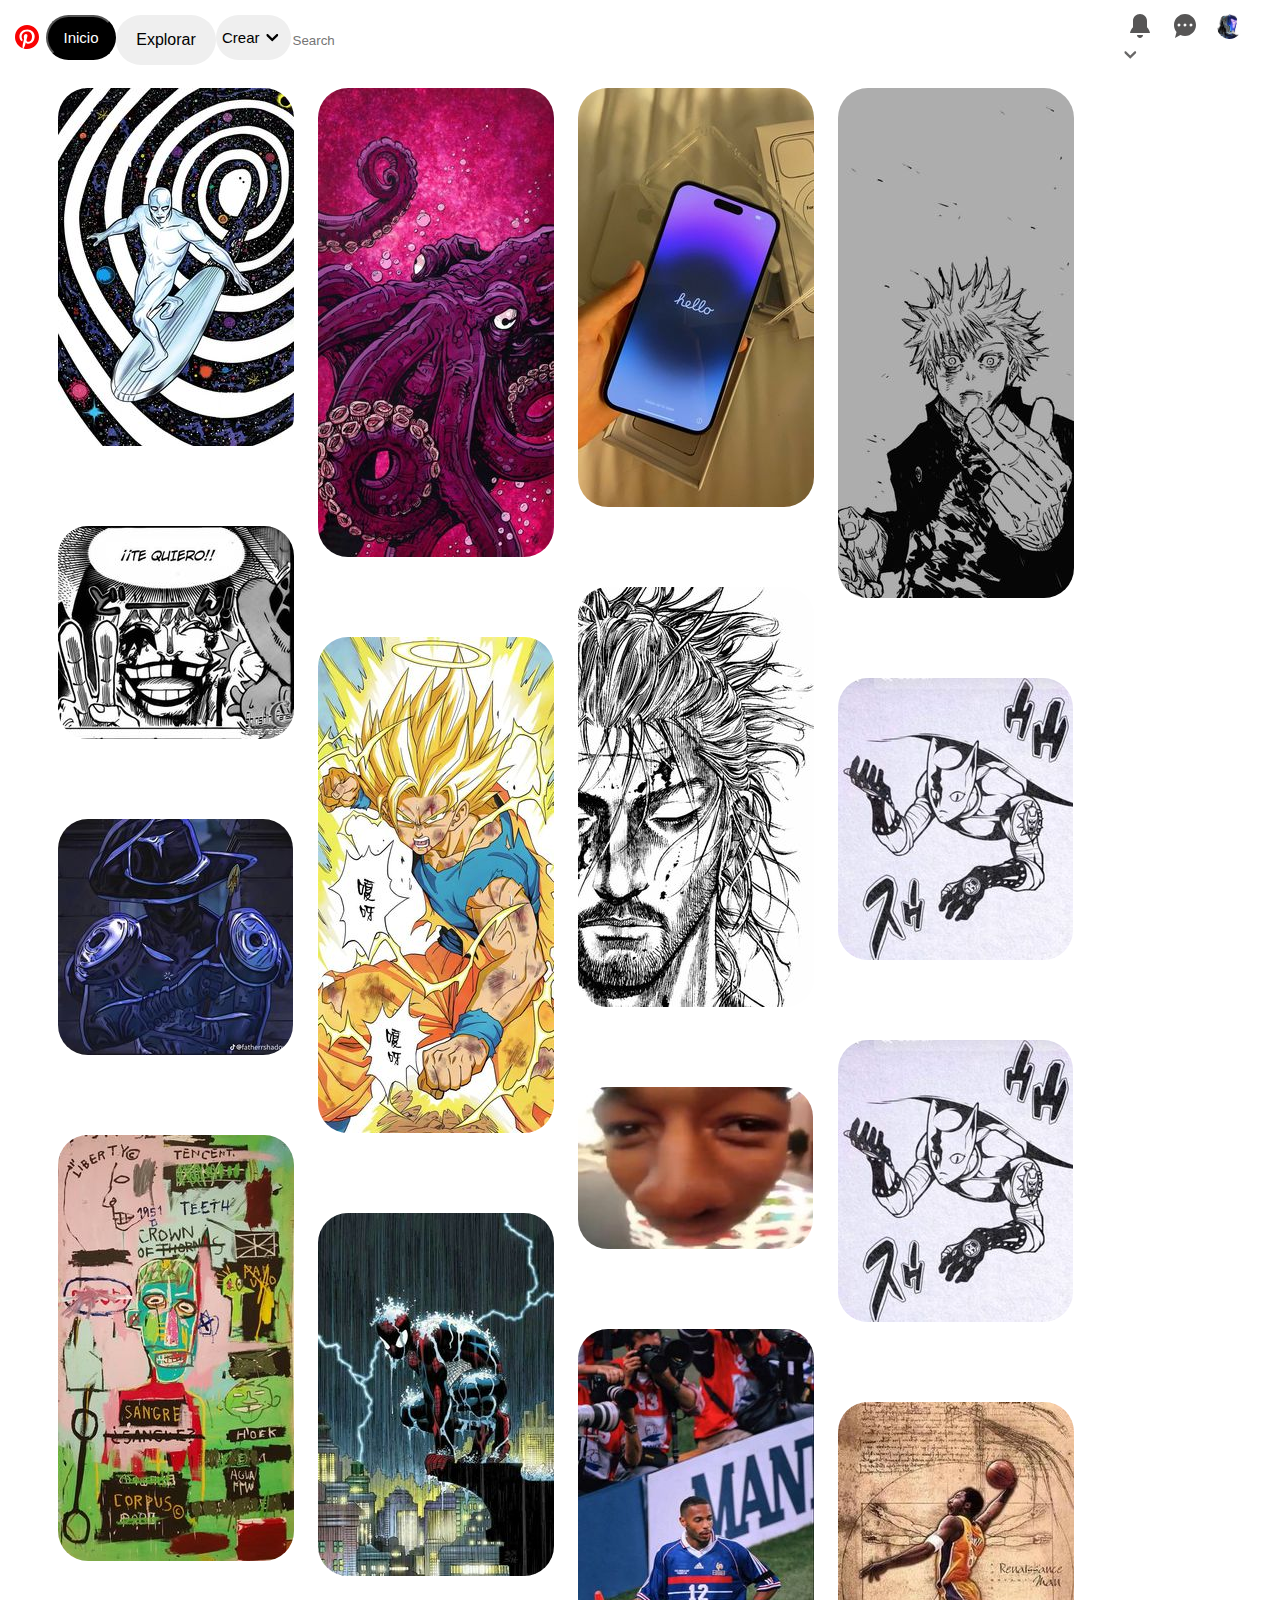
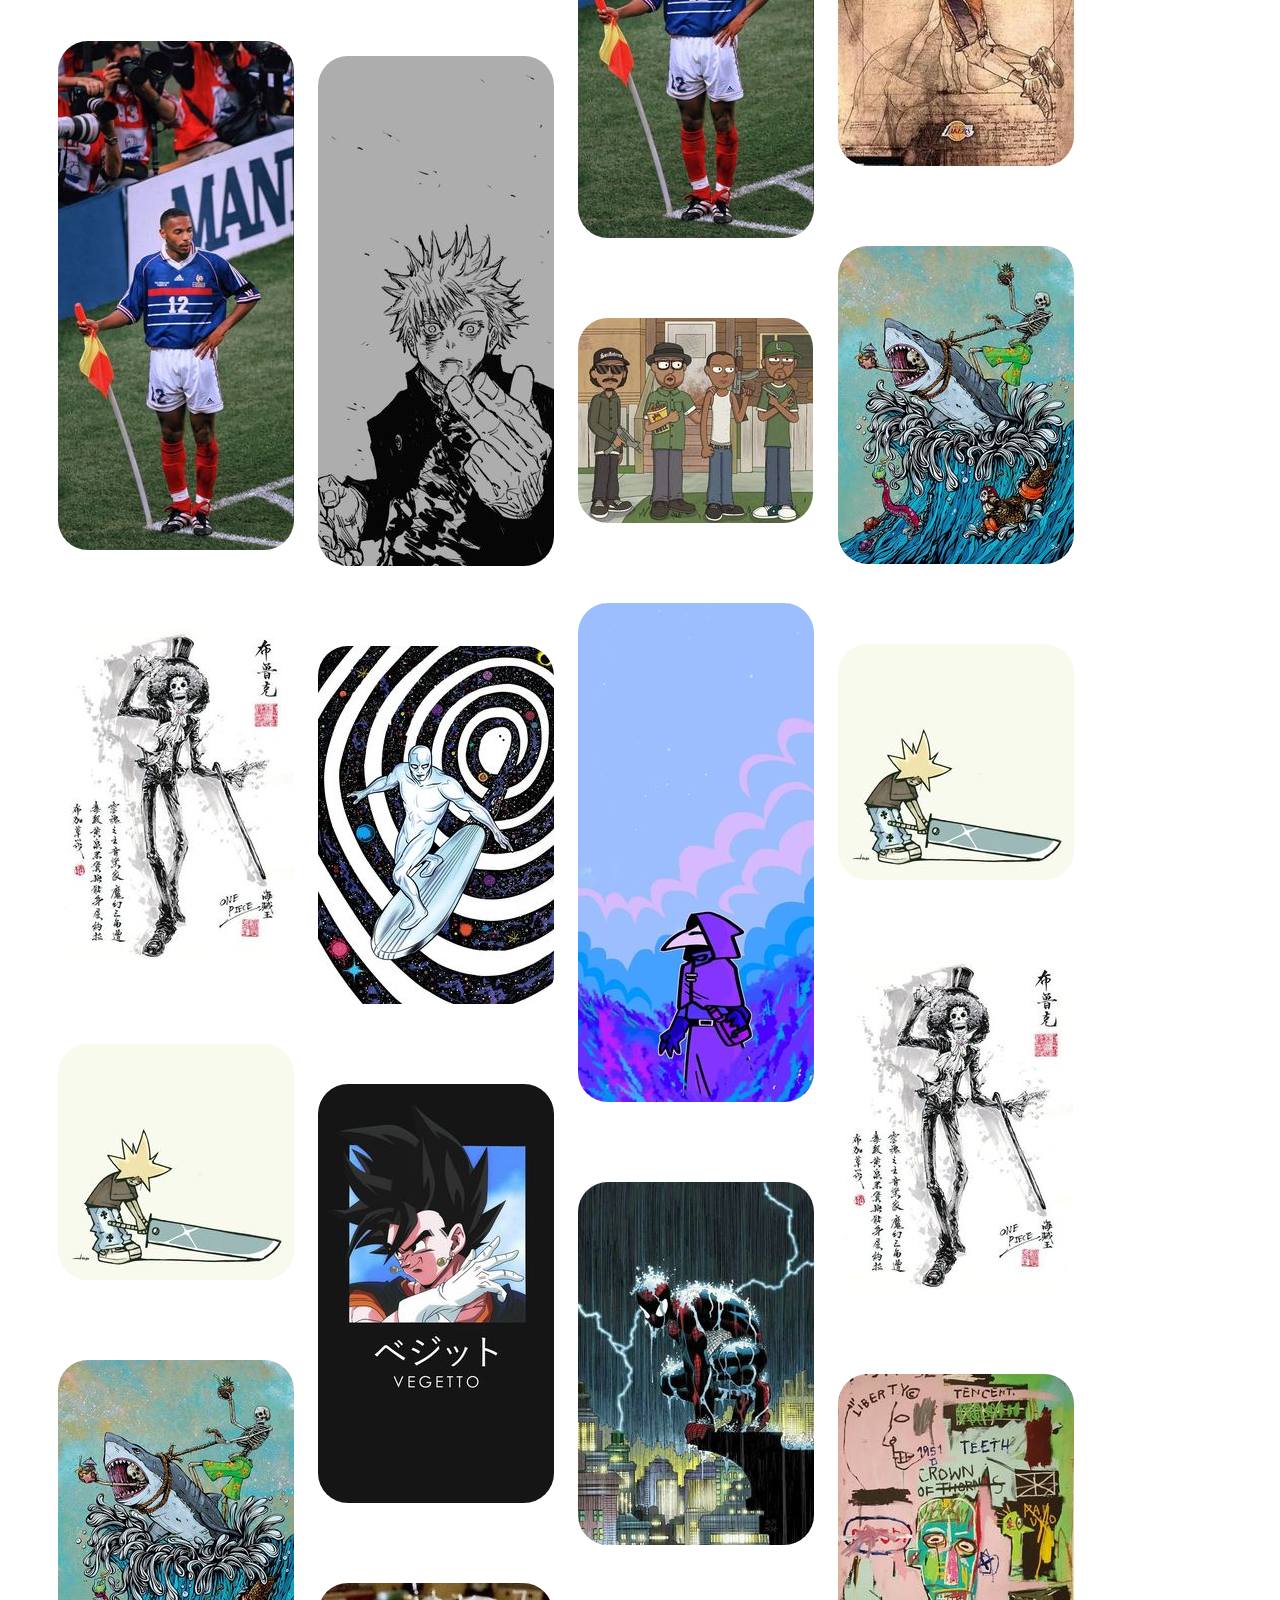
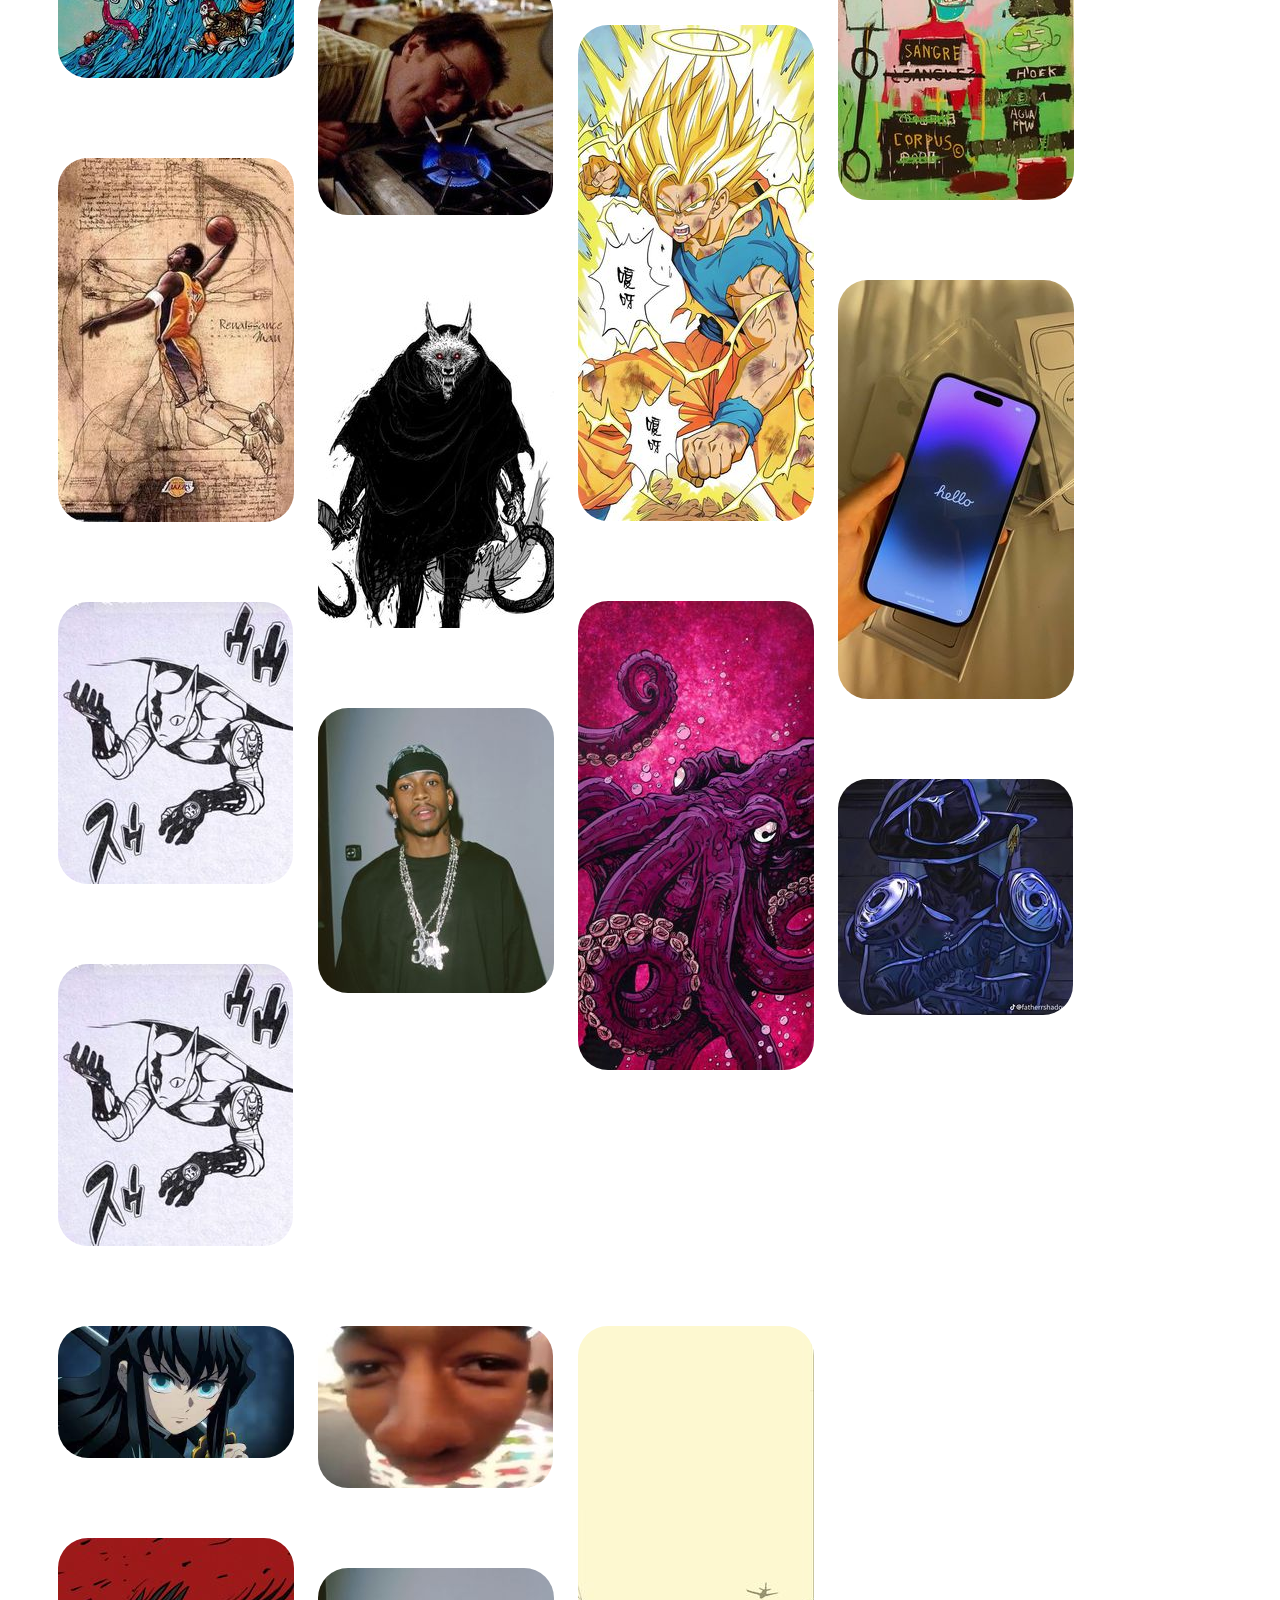
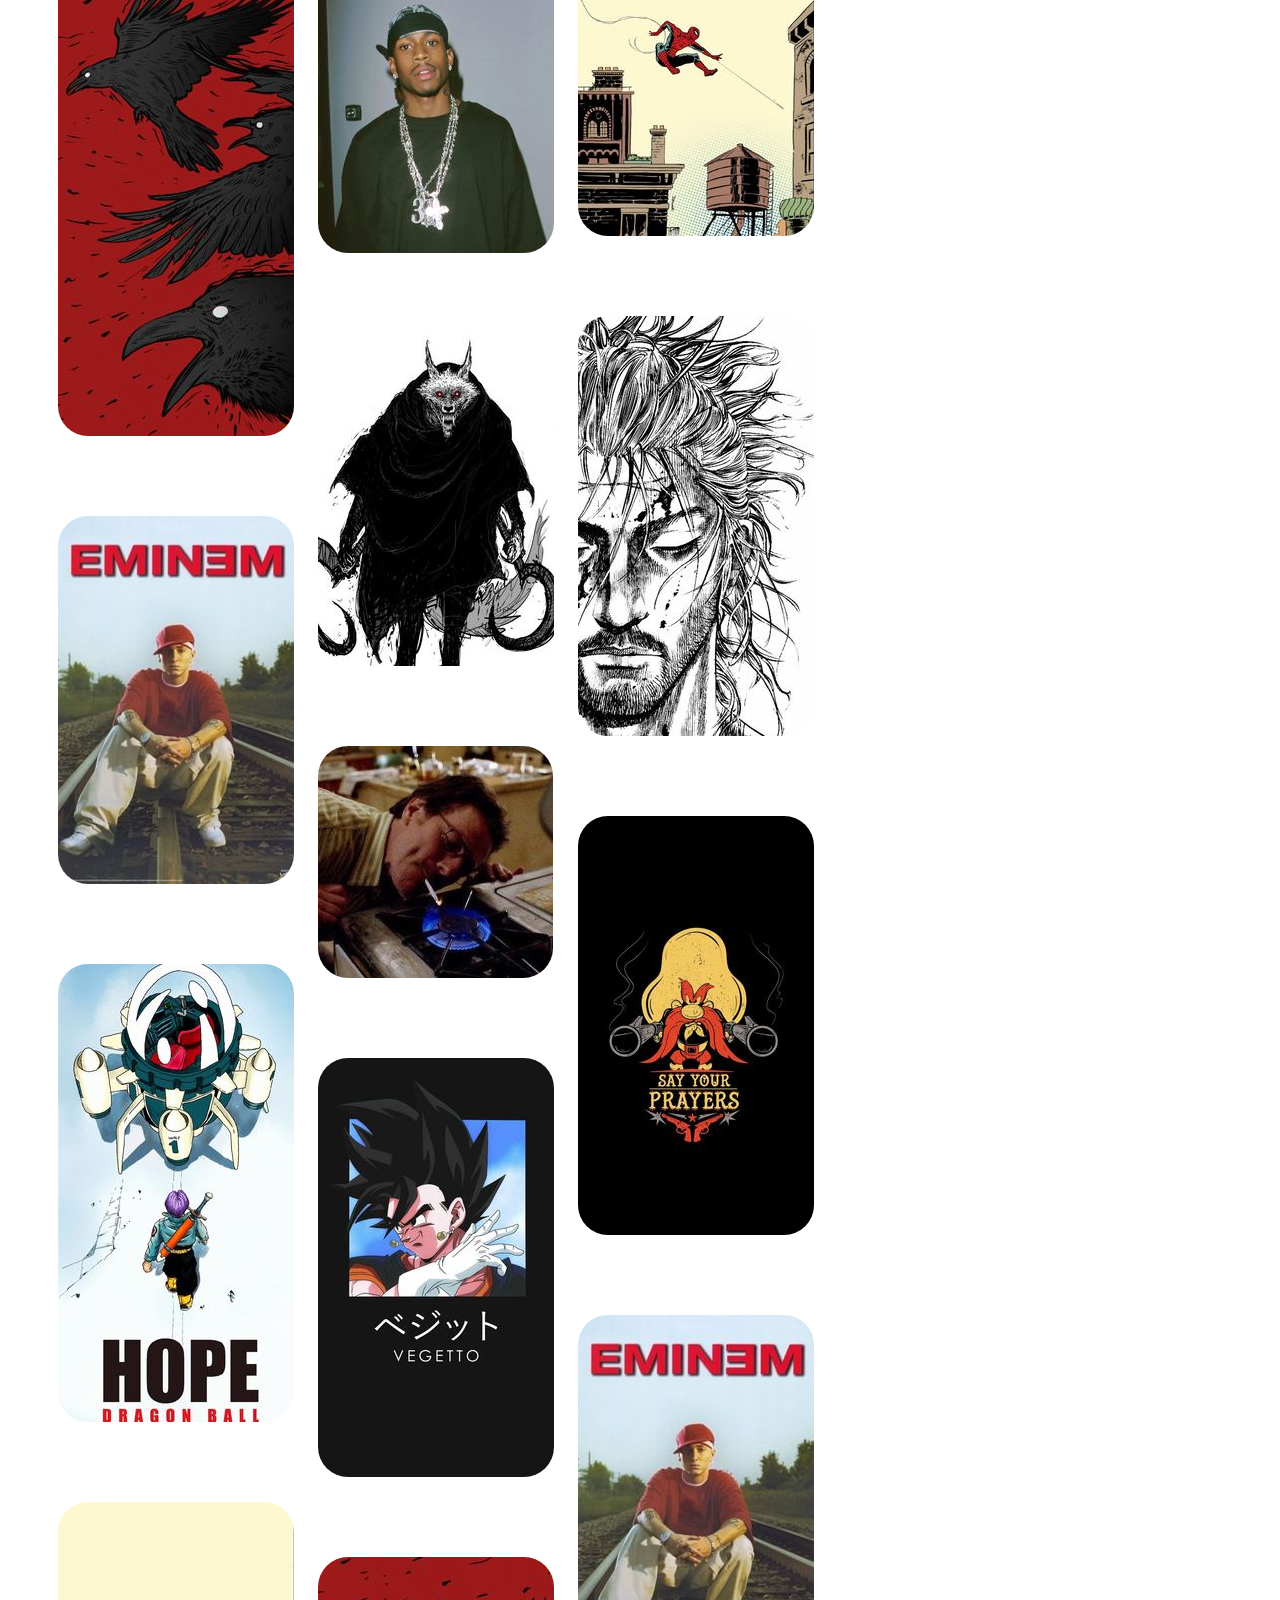
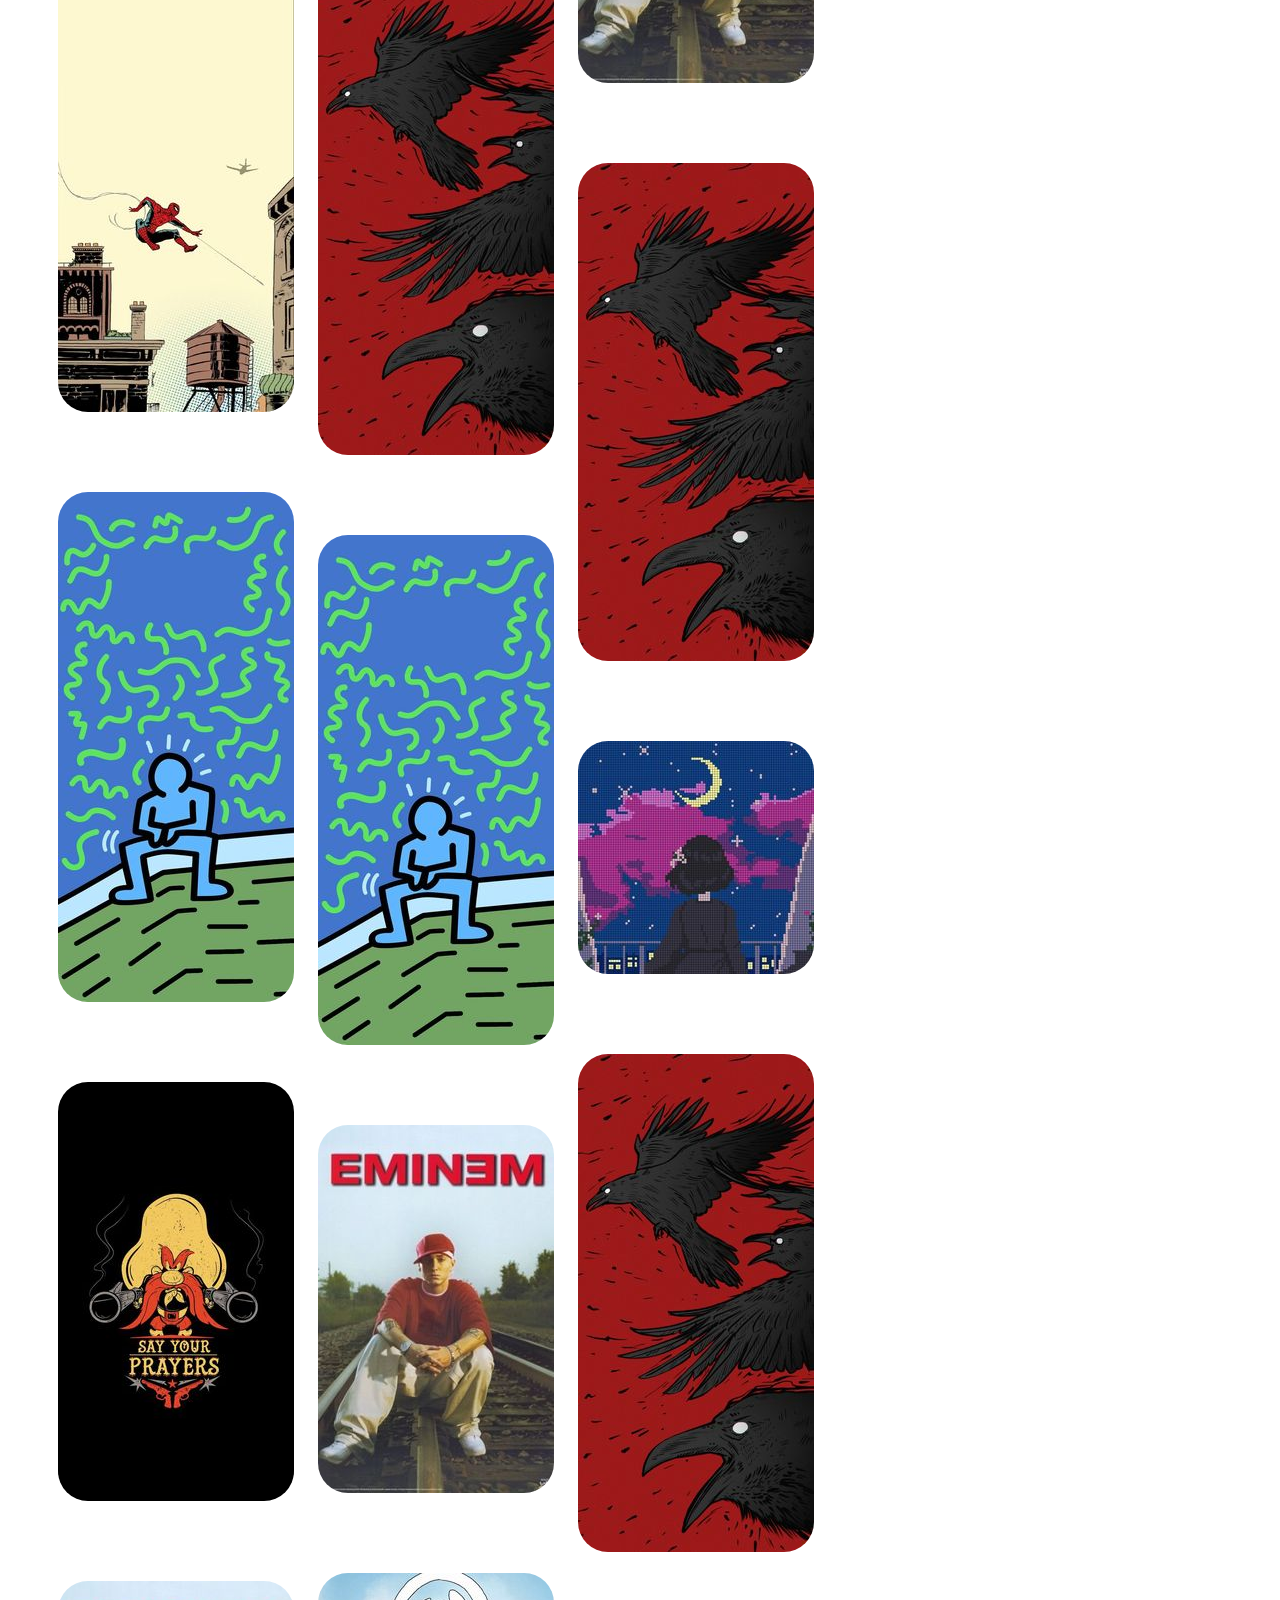
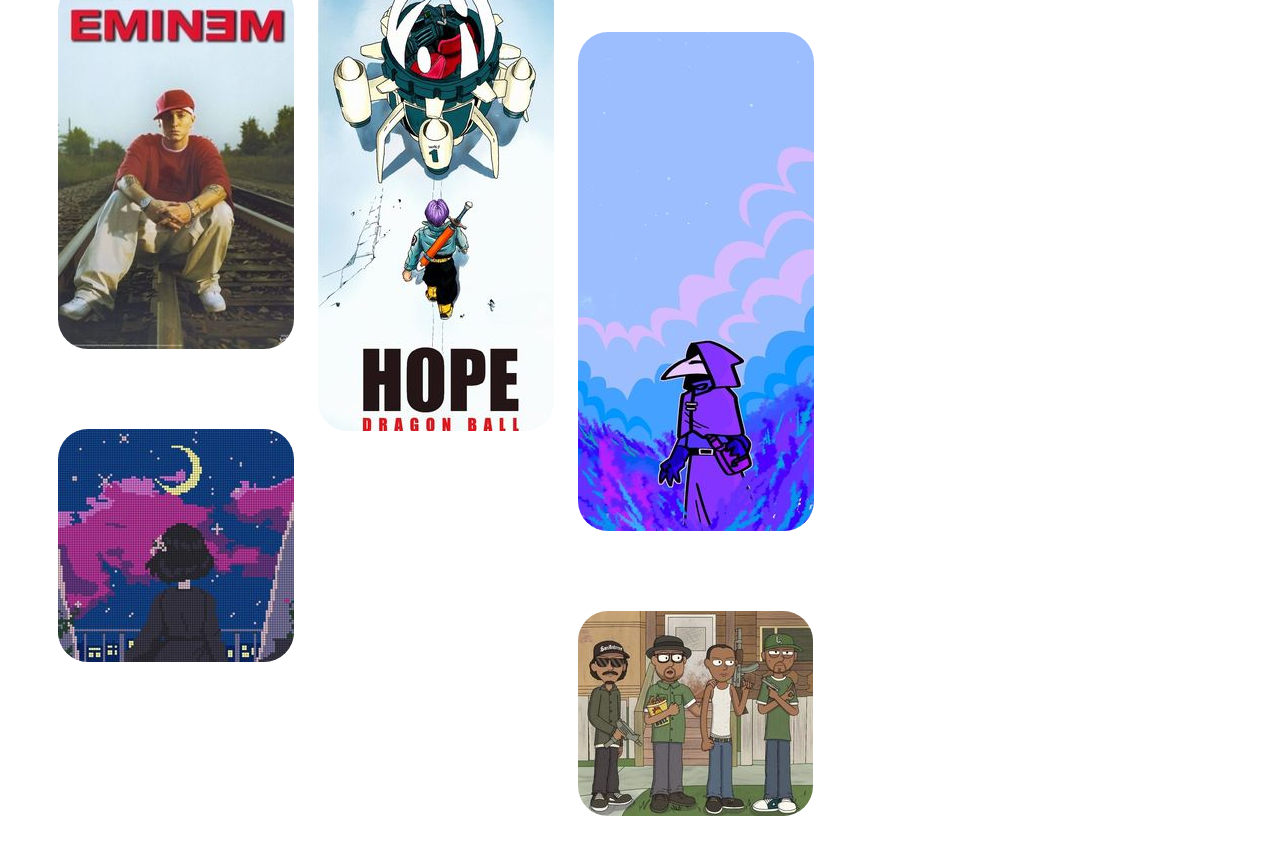
<file: index.html>
<!DOCTYPE html>
<html lang="en">
<head>
    <meta charset="UTF-8">
    <meta http-equiv="X-UA-Compatible" content="IE=edge">
    <meta name="viewport" content="width=device-width, initial-scale=1.0">
    <title>Document</title>
    <link rel="stylesheet" href="style.css">
</head>

<body>
    <nav>
      <!-- Nav Izquierda -->
    <div class="wraper2 ">
      <div class="wraper">
        <div class="wraper3"><a href="https://co.pinterest.com/">
            <svg class="svg-pinterest">
            <defs></defs>
            <title>Pinterest-Button</title>
            <g id="Pinterest-Button">
              <g id="Pinterest-Img">
                <path id="Pinterest" d="M0 12c0 5.123 3.211 9.497 7.73 11.218-.11-.937-.227-2.482.025-3.566.217-.932 1.401-5.938 1.401-5.938s-.357-.715-.357-1.774c0-1.66.962-2.9 2.161-2.9 1.02 0 1.512.765 1.512 1.682 0 1.025-.653 2.557-.99 3.978-.281 1.189.597 2.159 1.769 2.159 2.123 0 3.756-2.239 3.756-5.471 0-2.861-2.056-4.86-4.991-4.86-3.398 0-5.393 2.549-5.393 5.184 0 1.027.395 2.127.889 2.726a.36.36 0 0 1 .083.343c-.091.378-.293 1.189-.332 1.355-.053.218-.173.265-.4.159-1.492-.694-2.424-2.875-2.424-4.627 0-3.769 2.737-7.229 7.892-7.229 4.144 0 7.365 2.953 7.365 6.899 0 4.117-2.595 7.431-6.199 7.431-1.211 0-2.348-.63-2.738-1.373 0 0-.599 2.282-.744 2.84-.282 1.084-1.064 2.456-1.549 3.235C9.584 23.815 10.77 24 12 24c6.627 0 12-5.373 12-12S18.627 0 12 0 0 5.373 0 12"></path>
              </g>
            </g>
            </svg></a>
        </div>
        <button class="Boton-Inicio"><a class="inicioChimba" href="">Inicio</a></button>
        <div><button class="Botones">Explorar</button></div>
        <button class="crear">Crear <a href="">
          <!-- Flecha -->
          <div class="divFlecha">
            <svg class="svg-flecha">
            <defs></defs>
            <title>Flecha</title>
            <g id="Flecha">
              <g id="FlechaAbajo">
                <path id="FlechaA" d="M12 19.5.66 8.29c-.88-.86-.88-2.27 0-3.14.88-.87 2.3-.87 3.18 0L12 13.21l8.16-8.06c.88-.87 2.3-.87 3.18 0 .88.87.88 2.28 0 3.14L12 19.5z"></path>
              </g>
            </g>
            </svg></a>
        </button>
      </div>
      </div>
    </div>
        
      <!-- Barra de busqueda -->
        <div class="div-barra-busqueda">
          <input id="barra-de-busqueda" class="barra-de-busqueda" type="text" placeholder="Search">
        </div>
        <!-- Campana -->
        <div class="navipeq">
      <div> <a href="">
          <svg class="svg-campana">
          <defs></defs>
          <title>Campana</title>
          <g id="Campana">
            <g id="Campanita">
              <path id="CampanaA" d="M12 24c-1.66 0-3-1.34-3-3h6c0 1.66-1.34 3-3 3zm7-10.83c1.58 1.52 2.67 3.55 3 5.83H2c.33-2.28 1.42-4.31 3-5.83V7c0-3.87 3.13-7 7-7s7 3.13 7 7v6.17z"></path>
            </g>
          </g>
        </svg></a></div>
          <!-- Puntos -->
          <div><a href="">
          <svg class="svgPuntos">
          <defs></defs>
          <title>Puntos</title>
          <g id="puntos">
            <g>
              <path id="puntosA" d="M18 12.5a1.5 1.5 0 1 1 .001-3.001A1.5 1.5 0 0 1 18 12.5m-6 0a1.5 1.5 0 1 1 .001-3.001A1.5 1.5 0 0 1 12 12.5m-6 0a1.5 1.5 0 1 1 .001-3.001A1.5 1.5 0 0 1 6 12.5M12 0C5.925 0 1 4.925 1 11c0 2.653.94 5.086 2.504 6.986L2 24l5.336-3.049A10.93 10.93 0 0 0 12 22c6.075 0 11-4.925 11-11S18.075 0 12 0"></path>
            </g>
          </g>
          </svg></a></div>
        <div><a href=""><img class="kayin" src="Imagenes/Kayin.jpg" alt=""></a></div>
         <div class="divFlecha2"><a href="">
    <svg class="svg-flechad">
    <defs></defs>
    <title>Flecha</title>
    <g id="Flechad">
      <g>
        <path id="FlechaD" d="M12 19.5.66 8.29c-.88-.86-.88-2.27 0-3.14.88-.87 2.3-.87 3.18 0L12 13.21l8.16-8.06c.88-.87 2.3-.87 3.18 0 .88.87.88 2.28 0 3.14L12 19.5z"></path>
      </g>
    </g>
    </svg></a>
</button>
</div>
    </div>
  </div>

</nav>
<main>
<!-- Columna #1 -->
<div class="columnas">
  <div class="div-imagenes">
    <div class="superior">
      <div class="divPerfil"><a class="perfil" href="">Perfil <div class="divFlecha3"><svg class="svg-flechap">
        <defs></defs>
        <title>Flecha</title>
        <g id="Flechap">
          <g>
            <path id="FlechaP" d="M12 19.5.66 8.29c-.88-.86-.88-2.27 0-3.14.88-.87 2.3-.87 3.18 0L12 13.21l8.16-8.06c.88-.87 2.3-.87 3.18 0 .88.87.88 2.28 0 3.14L12 19.5z"></path>
          </g>
        </g>
        </svg></a>
      </div>
      </div>
      <div><button class="botonRojo">Guardar</button></div>
  </div>
  <img src="Imagenes/a.jpg" alt="" class="img">
      <div class="interior">
        <button class="botonesAbajo">a</button>
        <button class="botonesAbajo">a</button>
    </div>
  </div>  
  <div class="div-imagenes">
    <div class="superior">
      <div class="divPerfil"><a class="perfil" href="">Perfil <div class="divFlecha3"><svg class="svg-flechap">
        <defs></defs>
        <title>Flecha</title>
        <g id="Flechap">
          <g>
            <path id="FlechaP" d="M12 19.5.66 8.29c-.88-.86-.88-2.27 0-3.14.88-.87 2.3-.87 3.18 0L12 13.21l8.16-8.06c.88-.87 2.3-.87 3.18 0 .88.87.88 2.28 0 3.14L12 19.5z"></path>
          </g>
        </g>
        </svg></a>
      </div></a></div>
      <div><button class="botonRojo">Guardar</button></div>
  </div>
    <img src="Imagenes/0ddda4df4c8a64366f00a993e0b516cb.jpg" alt="" class="img">
    <div class="interior">
        <button class="botonesAbajo">a</button>
        <button class="botonesAbajo">a</button>
    </div>
  </div>  
    
  <div class="div-imagenes">
    <div class="superior">
      <div class="divPerfil"><a class="perfil" href="">Perfil <div class="divFlecha3"><svg class="svg-flechap">
        <defs></defs>
        <title>Flecha</title>
        <g id="Flechap">
          <g>
            <path id="FlechaP" d="M12 19.5.66 8.29c-.88-.86-.88-2.27 0-3.14.88-.87 2.3-.87 3.18 0L12 13.21l8.16-8.06c.88-.87 2.3-.87 3.18 0 .88.87.88 2.28 0 3.14L12 19.5z"></path>
          </g>
        </g>
        </svg></a>
      </div></a></div>
      <div><button class="botonRojo">Guardar</button></div>
  </div>
    <img src="Imagenes/145ff9c714b37b2f0f85aa60cde92e2c.jpg" alt="" class="img">
    <div class="interior">
      <button class="botonesAbajo">a</button>
      <button class="botonesAbajo">a</button>
  </div>
  </div>
  <div class="div-imagenes">
    <div class="superior">
      <div class="divPerfil"><a class="perfil" href="">Perfil <div class="divFlecha3"><svg class="svg-flechap">
        <defs></defs>
        <title>Flecha</title>
        <g id="Flechap">
          <g>
            <path id="FlechaP" d="M12 19.5.66 8.29c-.88-.86-.88-2.27 0-3.14.88-.87 2.3-.87 3.18 0L12 13.21l8.16-8.06c.88-.87 2.3-.87 3.18 0 .88.87.88 2.28 0 3.14L12 19.5z"></path>
          </g>
        </g>
        </svg></a>
      </div></a></div>
      <div><button class="botonRojo">Guardar</button></div>
  </div>
      <img src="Imagenes/4b4e48bf2da9d6a16b1d3ba4467f0486.jpg" alt="" class="img">
      <div class="interior">
        <button class="botonesAbajo">a</button>
        <button class="botonesAbajo">a</button>
    </div>
  </div>  
      <div class="div-imagenes">
    <div class="superior">
      <div class="divPerfil"><a class="perfil" href="">Perfil <div class="divFlecha3"><svg class="svg-flechap">
        <defs></defs>
        <title>Flecha</title>
        <g id="Flechap">
          <g>
            <path id="FlechaP" d="M12 19.5.66 8.29c-.88-.86-.88-2.27 0-3.14.88-.87 2.3-.87 3.18 0L12 13.21l8.16-8.06c.88-.87 2.3-.87 3.18 0 .88.87.88 2.28 0 3.14L12 19.5z"></path>
          </g>
        </g>
        </svg></a>
      </div></a></div>
      <div><button class="botonRojo">Guardar</button></div>
  </div>
  <img src="Imagenes/h.jpg" alt="" class="img">
      <div class="interior">
        <button class="botonesAbajo">a</button>
        <button class="botonesAbajo">a</button>
    </div>
  </div>  
  <div class="div-imagenes">
    <div class="superior">
      <div class="divPerfil"><a class="perfil" href="">Perfil <div class="divFlecha3"><svg class="svg-flechap">
        <defs></defs>
        <title>Flecha</title>
        <g id="Flechap">
          <g>
            <path id="FlechaP" d="M12 19.5.66 8.29c-.88-.86-.88-2.27 0-3.14.88-.87 2.3-.87 3.18 0L12 13.21l8.16-8.06c.88-.87 2.3-.87 3.18 0 .88.87.88 2.28 0 3.14L12 19.5z"></path>
          </g>
        </g>
        </svg></a>
      </div></a></div>
      <div><button class="botonRojo">Guardar</button></div>
  </div>
      <img src="Imagenes/53c23747df7252eba50bf5cb53a95976.jpg" alt="" class="img">
      <div class="interior">
        <button class="botonesAbajo">a</button>
        <button class="botonesAbajo">a</button>
    </div>
  </div>  
    
  <div class="div-imagenes">
    <div class="superior">
      <div class="divPerfil"><a class="perfil" href="">Perfil <div class="divFlecha3"><svg class="svg-flechap">
        <defs></defs>
        <title>Flecha</title>
        <g id="Flechap">
          <g>
            <path id="FlechaP" d="M12 19.5.66 8.29c-.88-.86-.88-2.27 0-3.14.88-.87 2.3-.87 3.18 0L12 13.21l8.16-8.06c.88-.87 2.3-.87 3.18 0 .88.87.88 2.28 0 3.14L12 19.5z"></path>
          </g>
        </g>
        </svg></a>
      </div></a></div>
      <div><button class="botonRojo">Guardar</button></div>
  </div>
      <img src="Imagenes/62044e048b164f7541644b0803720978.jpg" alt="" class="img">
      <div class="interior">
        <button class="botonesAbajo">a</button>
        <button class="botonesAbajo">a</button>
    </div>
  </div>  
    
  <div class="div-imagenes">
    <div class="superior">
      <div class="divPerfil"><a class="perfil" href="">Perfil <div class="divFlecha3"><svg class="svg-flechap">
        <defs></defs>
        <title>Flecha</title>
        <g id="Flechap">
          <g>
            <path id="FlechaP" d="M12 19.5.66 8.29c-.88-.86-.88-2.27 0-3.14.88-.87 2.3-.87 3.18 0L12 13.21l8.16-8.06c.88-.87 2.3-.87 3.18 0 .88.87.88 2.28 0 3.14L12 19.5z"></path>
          </g>
        </g>
        </svg></a>
      </div></a></div>
      <div><button class="botonRojo">Guardar</button></div>
  </div>
      <img src="Imagenes/9c2525f906604967888a6bd73669e60c.jpg" alt="" class="img">
      <div class="interior">
        <button class="botonesAbajo">a</button>
        <button class="botonesAbajo">a</button>
    </div>
  </div>  
    
  <div class="div-imagenes">
    <div class="superior">
      <div class="divPerfil"><a class="perfil" href="">Perfil <div class="divFlecha3"><svg class="svg-flechap">
        <defs></defs>
        <title>Flecha</title>
        <g id="Flechap">
          <g>
            <path id="FlechaP" d="M12 19.5.66 8.29c-.88-.86-.88-2.27 0-3.14.88-.87 2.3-.87 3.18 0L12 13.21l8.16-8.06c.88-.87 2.3-.87 3.18 0 .88.87.88 2.28 0 3.14L12 19.5z"></path>
          </g>
        </g>
        </svg></a>
      </div></a></div>
      <div><button class="botonRojo">Guardar</button></div>
  </div>
      <img src="Imagenes/dd99c3a1002d9362663dfe40ff11eb1c.jpg" alt="" class="img">
      <div class="interior">
        <button class="botonesAbajo">a</button>
        <button class="botonesAbajo">a</button>
    </div>
  </div>  
    
  <div class="div-imagenes">
    <div class="superior">
      <div class="divPerfil"><a class="perfil" href="">Perfil <div class="divFlecha3"><svg class="svg-flechap">
        <defs></defs>
        <title>Flecha</title>
        <g id="Flechap">
          <g>
            <path id="FlechaP" d="M12 19.5.66 8.29c-.88-.86-.88-2.27 0-3.14.88-.87 2.3-.87 3.18 0L12 13.21l8.16-8.06c.88-.87 2.3-.87 3.18 0 .88.87.88 2.28 0 3.14L12 19.5z"></path>
          </g>
        </g>
        </svg></a>
      </div></a></div>
      <div><button class="botonRojo">Guardar</button></div>
  </div>
      <img src="Imagenes/ef761b1701724da24d10b3074bf234a5.jpg" alt="" class="img">
      <div class="interior">
        <button class="botonesAbajo">a</button>
        <button class="botonesAbajo">a</button>
    </div>
  </div>  
    
  <div class="div-imagenes">
    <div class="superior">
      <div class="divPerfil"><a class="perfil" href="">Perfil <div class="divFlecha3"><svg class="svg-flechap">
        <defs></defs>
        <title>Flecha</title>
        <g id="Flechap">
          <g>
            <path id="FlechaP" d="M12 19.5.66 8.29c-.88-.86-.88-2.27 0-3.14.88-.87 2.3-.87 3.18 0L12 13.21l8.16-8.06c.88-.87 2.3-.87 3.18 0 .88.87.88 2.28 0 3.14L12 19.5z"></path>
          </g>
        </g>
        </svg></a>
      </div></a></div>
      <div><button class="botonRojo">Guardar</button></div>
  </div>
      <img src="Imagenes/ef761b1701724da24d10b3074bf234a5.jpg" alt="" class="img">
      <div class="interior">
        <button class="botonesAbajo">a</button>
        <button class="botonesAbajo">a</button>
    </div>
  </div>  
</div>
<!-- Columna #1 -->
<!-- Columna #2 -->
<div class="columnas">
  <div class="div-imagenes">
    <div class="superior">
      <div class="divPerfil"><a class="perfil" href="">Perfil <div class="divFlecha3"><svg class="svg-flechap">
        <defs></defs>
        <title>Flecha</title>
        <g id="Flechap">
          <g>
            <path id="FlechaP" d="M12 19.5.66 8.29c-.88-.86-.88-2.27 0-3.14.88-.87 2.3-.87 3.18 0L12 13.21l8.16-8.06c.88-.87 2.3-.87 3.18 0 .88.87.88 2.28 0 3.14L12 19.5z"></path>
          </g>
        </g>
        </svg></a>
      </div></a></div>
      <div><button class="botonRojo">Guardar</button></div>
  </div>
      <img src="Imagenes/fb6309e1f74764cf86a1f970b1a17dbf.jpg" alt="" class="img">
      <div class="interior">
        <button class="botonesAbajo">a</button>
        <button class="botonesAbajo">a</button>
    </div>
  </div>  
    
  <div class="div-imagenes">
    <div class="superior">
      <div class="divPerfil"><a class="perfil" href="">Perfil <div class="divFlecha3"><svg class="svg-flechap">
        <defs></defs>
        <title>Flecha</title>
        <g id="Flechap">
          <g>
            <path id="FlechaP" d="M12 19.5.66 8.29c-.88-.86-.88-2.27 0-3.14.88-.87 2.3-.87 3.18 0L12 13.21l8.16-8.06c.88-.87 2.3-.87 3.18 0 .88.87.88 2.28 0 3.14L12 19.5z"></path>
          </g>
        </g>
        </svg></a>
      </div></a></div>
      <div><button class="botonRojo">Guardar</button></div>
  </div>
      <img src="Imagenes/6b8a78dc9bafad113dfe4ee124550ead.jpg" alt="" class="img">
      <div class="interior">
        <button class="botonesAbajo">a</button>
        <button class="botonesAbajo">a</button>
    </div>
  </div>  
    
  <div class="div-imagenes">
    <div class="superior">
      <div class="divPerfil"><a class="perfil" href="">Perfil <div class="divFlecha3"><svg class="svg-flechap">
        <defs></defs>
        <title>Flecha</title>
        <g id="Flechap">
          <g>
            <path id="FlechaP" d="M12 19.5.66 8.29c-.88-.86-.88-2.27 0-3.14.88-.87 2.3-.87 3.18 0L12 13.21l8.16-8.06c.88-.87 2.3-.87 3.18 0 .88.87.88 2.28 0 3.14L12 19.5z"></path>
          </g>
        </g>
        </svg></a>
      </div></a></div>
      <div><button class="botonRojo">Guardar</button></div>
  </div>
      <img src="Imagenes/0d7d7182c079a4d718423725e8cd33db.jpg" alt="" class="img">
      <div class="interior">
        <button class="botonesAbajo">a</button>
        <button class="botonesAbajo">a</button>
    </div>
  </div>  
    
  <div class="div-imagenes">
    <div class="superior">
      <div class="divPerfil"><a class="perfil" href="">Perfil <div class="divFlecha3"><svg class="svg-flechap">
        <defs></defs>
        <title>Flecha</title>
        <g id="Flechap">
          <g>
            <path id="FlechaP" d="M12 19.5.66 8.29c-.88-.86-.88-2.27 0-3.14.88-.87 2.3-.87 3.18 0L12 13.21l8.16-8.06c.88-.87 2.3-.87 3.18 0 .88.87.88 2.28 0 3.14L12 19.5z"></path>
          </g>
        </g>
        </svg></a>
      </div></a></div>
      <div><button class="botonRojo">Guardar</button></div>
  </div>
      <img src="Imagenes/4f61aa5fb9f72fedf5ce270298502917.jpg" alt="" class="img">
      <div class="interior">
        <button class="botonesAbajo">a</button>
        <button class="botonesAbajo">a</button>
    </div>
  </div>  
    
  <div class="div-imagenes">
    <div class="superior">
      <div class="divPerfil"><a class="perfil" href="">Perfil <div class="divFlecha3"><svg class="svg-flechap">
        <defs></defs>
        <title>Flecha</title>
        <g id="Flechap">
          <g>
            <path id="FlechaP" d="M12 19.5.66 8.29c-.88-.86-.88-2.27 0-3.14.88-.87 2.3-.87 3.18 0L12 13.21l8.16-8.06c.88-.87 2.3-.87 3.18 0 .88.87.88 2.28 0 3.14L12 19.5z"></path>
          </g>
        </g>
        </svg></a>
      </div></a></div>
      <div><button class="botonRojo">Guardar</button></div>
  </div>
      <img src="Imagenes/a.jpg" alt="" class="img">
      <div class="interior">
        <button class="botonesAbajo">a</button>
        <button class="botonesAbajo">a</button>
    </div>
  </div>  
    
  <div class="div-imagenes">
    <div class="superior">
      <div class="divPerfil"><a class="perfil" href="">Perfil <div class="divFlecha3"><svg class="svg-flechap">
        <defs></defs>
        <title>Flecha</title>
        <g id="Flechap">
          <g>
            <path id="FlechaP" d="M12 19.5.66 8.29c-.88-.86-.88-2.27 0-3.14.88-.87 2.3-.87 3.18 0L12 13.21l8.16-8.06c.88-.87 2.3-.87 3.18 0 .88.87.88 2.28 0 3.14L12 19.5z"></path>
          </g>
        </g>
        </svg></a>
      </div></a></div>
      <div><button class="botonRojo">Guardar</button></div>
  </div>
      <img src="Imagenes/b.jpg" alt="" class="img">
      <div class="interior">
        <button class="botonesAbajo">a</button>
        <button class="botonesAbajo">a</button>
    </div>
  </div>  
    
  <div class="div-imagenes">
    <div class="superior">
      <div class="divPerfil"><a class="perfil" href="">Perfil <div class="divFlecha3"><svg class="svg-flechap">
        <defs></defs>
        <title>Flecha</title>
        <g id="Flechap">
          <g>
            <path id="FlechaP" d="M12 19.5.66 8.29c-.88-.86-.88-2.27 0-3.14.88-.87 2.3-.87 3.18 0L12 13.21l8.16-8.06c.88-.87 2.3-.87 3.18 0 .88.87.88 2.28 0 3.14L12 19.5z"></path>
          </g>
        </g>
        </svg></a>
      </div></a></div>
      <div><button class="botonRojo">Guardar</button></div>
  </div>
      <img src="Imagenes/c.jpg" alt="" class="img">
      <div class="interior">
        <button class="botonesAbajo">a</button>
        <button class="botonesAbajo">a</button>
    </div>
  </div>  
    
  <div class="div-imagenes">
    <div class="superior">
      <div class="divPerfil"><a class="perfil" href="">Perfil <div class="divFlecha3"><svg class="svg-flechap">
        <defs></defs>
        <title>Flecha</title>
        <g id="Flechap">
          <g>
            <path id="FlechaP" d="M12 19.5.66 8.29c-.88-.86-.88-2.27 0-3.14.88-.87 2.3-.87 3.18 0L12 13.21l8.16-8.06c.88-.87 2.3-.87 3.18 0 .88.87.88 2.28 0 3.14L12 19.5z"></path>
          </g>
        </g>
        </svg></a>
      </div></a></div>
      <div><button class="botonRojo">Guardar</button></div>
  </div>
      <img src="Imagenes/d.jpg" alt="" class="img">
      <div class="interior">
        <button class="botonesAbajo">a</button>
        <button class="botonesAbajo">a</button>
    </div>
  </div>  
    
  <div class="div-imagenes">
    <div class="superior">
      <div class="divPerfil"><a class="perfil" href="">Perfil <div class="divFlecha3"><svg class="svg-flechap">
        <defs></defs>
        <title>Flecha</title>
        <g id="Flechap">
          <g>
            <path id="FlechaP" d="M12 19.5.66 8.29c-.88-.86-.88-2.27 0-3.14.88-.87 2.3-.87 3.18 0L12 13.21l8.16-8.06c.88-.87 2.3-.87 3.18 0 .88.87.88 2.28 0 3.14L12 19.5z"></path>
          </g>
        </g>
        </svg></a>
      </div></a></div>
      <div><button class="botonRojo">Guardar</button></div>
  </div>
      <img src="Imagenes/f.jpg" alt="" class="img">
      <div class="interior">
        <button class="botonesAbajo">a</button>
        <button class="botonesAbajo">a</button>
    </div>
  </div>  
</div>
<!-- Columna #2 -->
<!-- Columna #3 -->
<div class="columnas">
  <div class="div-imagenes">
    <div class="superior">
      <div class="divPerfil"><a class="perfil" href="">Perfil <div class="divFlecha3"><svg class="svg-flechap">
        <defs></defs>
        <title>Flecha</title>
        <g id="Flechap">
          <g>
            <path id="FlechaP" d="M12 19.5.66 8.29c-.88-.86-.88-2.27 0-3.14.88-.87 2.3-.87 3.18 0L12 13.21l8.16-8.06c.88-.87 2.3-.87 3.18 0 .88.87.88 2.28 0 3.14L12 19.5z"></path>
          </g>
        </g>
        </svg></a>
      </div></a></div>
      <div><button class="botonRojo">Guardar</button></div>
  </div>
  <img src="Imagenes/r.jpg" alt="" class="img">
      <div class="interior">
        <button class="botonesAbajo">a</button>
        <button class="botonesAbajo">a</button>
    </div>
  </div>  
  <div class="div-imagenes">
    <div class="superior">
      <div class="divPerfil"><a class="perfil" href="">Perfil <div class="divFlecha3"><svg class="svg-flechap">
        <defs></defs>
        <title>Flecha</title>
        <g id="Flechap">
          <g>
            <path id="FlechaP" d="M12 19.5.66 8.29c-.88-.86-.88-2.27 0-3.14.88-.87 2.3-.87 3.18 0L12 13.21l8.16-8.06c.88-.87 2.3-.87 3.18 0 .88.87.88 2.28 0 3.14L12 19.5z"></path>
          </g>
        </g>
        </svg></a>
      </div></a></div>
      <div><button class="botonRojo">Guardar</button></div>
  </div>
  <img src="Imagenes/s.jpg" alt="" class="img">
      <div class="interior">
        <button class="botonesAbajo">a</button>
        <button class="botonesAbajo">a</button>
    </div>
  </div>  
  <div class="div-imagenes">
    <div class="superior">
      <div class="divPerfil"><a class="perfil" href="">Perfil <div class="divFlecha3"><svg class="svg-flechap">
        <defs></defs>
        <title>Flecha</title>
        <g id="Flechap">
          <g>
            <path id="FlechaP" d="M12 19.5.66 8.29c-.88-.86-.88-2.27 0-3.14.88-.87 2.3-.87 3.18 0L12 13.21l8.16-8.06c.88-.87 2.3-.87 3.18 0 .88.87.88 2.28 0 3.14L12 19.5z"></path>
          </g>
        </g>
        </svg></a>
      </div></a></div>
      <div><button class="botonRojo">Guardar</button></div>
  </div>
      <img src="Imagenes/g.jpg" alt="" class="img">
      <div class="interior">
        <button class="botonesAbajo">a</button>
        <button class="botonesAbajo">a</button>
    </div>
  </div>  
    
  <div class="div-imagenes">
    <div class="superior">
      <div class="divPerfil"><a class="perfil" href="">Perfil <div class="divFlecha3"><svg class="svg-flechap">
        <defs></defs>
        <title>Flecha</title>
        <g id="Flechap">
          <g>
            <path id="FlechaP" d="M12 19.5.66 8.29c-.88-.86-.88-2.27 0-3.14.88-.87 2.3-.87 3.18 0L12 13.21l8.16-8.06c.88-.87 2.3-.87 3.18 0 .88.87.88 2.28 0 3.14L12 19.5z"></path>
          </g>
        </g>
        </svg></a>
      </div></a></div>
      <div><button class="botonRojo">Guardar</button></div>
  </div>
      <img src="Imagenes/h.jpg" alt="" class="img">
      <div class="interior">
        <button class="botonesAbajo">a</button>
        <button class="botonesAbajo">a</button>
    </div>
  </div>  
 <div class="div-imagenes">
    <div class="superior">
      <div class="divPerfil"><a class="perfil" href="">Perfil <div class="divFlecha3"><svg class="svg-flechap">
        <defs></defs>
        <title>Flecha</title>
        <g id="Flechap">
          <g>
            <path id="FlechaP" d="M12 19.5.66 8.29c-.88-.86-.88-2.27 0-3.14.88-.87 2.3-.87 3.18 0L12 13.21l8.16-8.06c.88-.87 2.3-.87 3.18 0 .88.87.88 2.28 0 3.14L12 19.5z"></path>
          </g>
        </g>
        </svg></a>
      </div></a></div>
      <div><button class="botonRojo">Guardar</button></div>
  </div>
      <img src="Imagenes/i.jpg" alt="" class="img">
      <div class="interior">
        <button class="botonesAbajo">a</button>
        <button class="botonesAbajo">a</button>
    </div>
  </div>  
    
  <div class="div-imagenes">
    <div class="superior">
      <div class="divPerfil"><a class="perfil" href="">Perfil <div class="divFlecha3"><svg class="svg-flechap">
        <defs></defs>
        <title>Flecha</title>
        <g id="Flechap">
          <g>
            <path id="FlechaP" d="M12 19.5.66 8.29c-.88-.86-.88-2.27 0-3.14.88-.87 2.3-.87 3.18 0L12 13.21l8.16-8.06c.88-.87 2.3-.87 3.18 0 .88.87.88 2.28 0 3.14L12 19.5z"></path>
          </g>
        </g>
        </svg></a>
      </div></a></div>
      <div><button class="botonRojo">Guardar</button></div>
  </div>
      <img src="Imagenes/j.jpg" alt="" class="img">
      <div class="interior">
        <button class="botonesAbajo">a</button>
        <button class="botonesAbajo">a</button>
    </div>
  </div>  
<div class="div-imagenes">
    <div class="superior">
      <div class="divPerfil"><a class="perfil" href="">Perfil <div class="divFlecha3"><svg class="svg-flechap">
        <defs></defs>
        <title>Flecha</title>
        <g id="Flechap">
          <g>
            <path id="FlechaP" d="M12 19.5.66 8.29c-.88-.86-.88-2.27 0-3.14.88-.87 2.3-.87 3.18 0L12 13.21l8.16-8.06c.88-.87 2.3-.87 3.18 0 .88.87.88 2.28 0 3.14L12 19.5z"></path>
          </g>
        </g>
        </svg></a>
      </div></a></div>
      <div><button class="botonRojo">Guardar</button></div>
  </div>
  <img src="Imagenes/0d7d7182c079a4d718423725e8cd33db.jpg" alt="" class="img">
      <div class="interior">
        <button class="botonesAbajo">a</button>
        <button class="botonesAbajo">a</button>
    </div>
  </div>  

  <div class="div-imagenes">
    <div class="superior">
      <div class="divPerfil"><a class="perfil" href="">Perfil <div class="divFlecha3"><svg class="svg-flechap">
        <defs></defs>
        <title>Flecha</title>
        <g id="Flechap">
          <g>
            <path id="FlechaP" d="M12 19.5.66 8.29c-.88-.86-.88-2.27 0-3.14.88-.87 2.3-.87 3.18 0L12 13.21l8.16-8.06c.88-.87 2.3-.87 3.18 0 .88.87.88 2.28 0 3.14L12 19.5z"></path>
          </g>
        </g>
        </svg></a>
      </div></a></div>
      <div><button class="botonRojo">Guardar</button></div>
  </div>
  <img src="Imagenes/6b8a78dc9bafad113dfe4ee124550ead.jpg" alt="" class="img">
      <div class="interior">
        <button class="botonesAbajo">a</button>
        <button class="botonesAbajo">a</button>
    </div>
  </div>  
  <div class="div-imagenes">
    <div class="superior">
      <div class="divPerfil"><a class="perfil" href="">Perfil <div class="divFlecha3"><svg class="svg-flechap">
        <defs></defs>
        <title>Flecha</title>
        <g id="Flechap">
          <g>
            <path id="FlechaP" d="M12 19.5.66 8.29c-.88-.86-.88-2.27 0-3.14.88-.87 2.3-.87 3.18 0L12 13.21l8.16-8.06c.88-.87 2.3-.87 3.18 0 .88.87.88 2.28 0 3.14L12 19.5z"></path>
          </g>
        </g>
        </svg></a>
      </div></a></div>
      <div><button class="botonRojo">Guardar</button></div>
  </div>
  <img src="Imagenes/fb6309e1f74764cf86a1f970b1a17dbf.jpg" alt="" class="img">
      <div class="interior">
        <button class="botonesAbajo">a</button>
        <button class="botonesAbajo">a</button>
    </div>
  </div>
  </div>  
  <!-- Columna #3 -->
  <!-- Columna #4 -->
  <div class="columnas">
    <div class="div-imagenes">
      <div class="superior">
        <div class="divPerfil"><a class="perfil" href="">Perfil <div class="divFlecha3"><svg class="svg-flechap">
          <defs></defs>
          <title>Flecha</title>
          <g id="Flechap">
            <g>
              <path id="FlechaP" d="M12 19.5.66 8.29c-.88-.86-.88-2.27 0-3.14.88-.87 2.3-.87 3.18 0L12 13.21l8.16-8.06c.88-.87 2.3-.87 3.18 0 .88.87.88 2.28 0 3.14L12 19.5z"></path>
            </g>
          </g>
          </svg></a>
        </div></a></div>
        <div><button class="botonRojo">Guardar</button></div>
    </div>
    <img src="Imagenes/4f61aa5fb9f72fedf5ce270298502917.jpg" alt="" class="img">
        <div class="interior">
          <button class="botonesAbajo">a</button>
          <button class="botonesAbajo">a</button>
      </div>
    </div>   
  
    <div class="div-imagenes">
    <div class="superior">
      <div class="divPerfil"><a class="perfil" href="">Perfil <div class="divFlecha3"><svg class="svg-flechap">
        <defs></defs>
        <title>Flecha</title>
        <g id="Flechap">
          <g>
            <path id="FlechaP" d="M12 19.5.66 8.29c-.88-.86-.88-2.27 0-3.14.88-.87 2.3-.87 3.18 0L12 13.21l8.16-8.06c.88-.87 2.3-.87 3.18 0 .88.87.88 2.28 0 3.14L12 19.5z"></path>
          </g>
        </g>
        </svg></a>
      </div></a></div>
      <div><button class="botonRojo">Guardar</button></div>
  </div>
  <img src="Imagenes/ef761b1701724da24d10b3074bf234a5.jpg" alt="" class="img">
      <div class="interior">
        <button class="botonesAbajo">a</button>
        <button class="botonesAbajo">a</button>
    </div>
  </div>  
  <div class="div-imagenes">
    <div class="superior">
      <div class="divPerfil"><a class="perfil" href="">Perfil <div class="divFlecha3"><svg class="svg-flechap">
        <defs></defs>
        <title>Flecha</title>
        <g id="Flechap">
          <g>
            <path id="FlechaP" d="M12 19.5.66 8.29c-.88-.86-.88-2.27 0-3.14.88-.87 2.3-.87 3.18 0L12 13.21l8.16-8.06c.88-.87 2.3-.87 3.18 0 .88.87.88 2.28 0 3.14L12 19.5z"></path>
          </g>
        </g>
        </svg></a>
      </div></a></div>
      <div><button class="botonRojo">Guardar</button></div>
  </div>
  <img src="Imagenes/ef761b1701724da24d10b3074bf234a5.jpg" alt="" class="img">
      <div class="interior">
        <button class="botonesAbajo">a</button>
        <button class="botonesAbajo">a</button>
    </div>
  </div>  
  <div class="div-imagenes">
    <div class="superior">
      <div class="divPerfil"><a class="perfil" href="">Perfil <div class="divFlecha3"><svg class="svg-flechap">
        <defs></defs>
        <title>Flecha</title>
        <g id="Flechap">
          <g>
            <path id="FlechaP" d="M12 19.5.66 8.29c-.88-.86-.88-2.27 0-3.14.88-.87 2.3-.87 3.18 0L12 13.21l8.16-8.06c.88-.87 2.3-.87 3.18 0 .88.87.88 2.28 0 3.14L12 19.5z"></path>
          </g>
        </g>
        </svg></a>
      </div></a></div>
      <div><button class="botonRojo">Guardar</button></div>
  </div>
  <img src="Imagenes/dd99c3a1002d9362663dfe40ff11eb1c.jpg" alt="" class="img">
      <div class="interior">
        <button class="botonesAbajo">a</button>
        <button class="botonesAbajo">a</button>
    </div>
  </div>  
  <div class="div-imagenes">
    <div class="superior">
      <div class="divPerfil"><a class="perfil" href="">Cositas <div class="divFlecha3"><svg class="svg-flechap">
        <defs></defs>
        <title>Flecha</title>
        <g id="Flechap">
          <g>
            <path id="FlechaP" d="M12 19.5.66 8.29c-.88-.86-.88-2.27 0-3.14.88-.87 2.3-.87 3.18 0L12 13.21l8.16-8.06c.88-.87 2.3-.87 3.18 0 .88.87.88 2.28 0 3.14L12 19.5z"></path>
          </g>
        </g>
        </svg></a>
      </div></a></div>
      <div><button class="botonRojo">Guardar</button></div>
  </div>
  <img src="Imagenes/9c2525f906604967888a6bd73669e60c.jpg" alt="" class="img">
      <div class="interior">
        <button class="botonesAbajo">a</button>
        <button class="botonesAbajo">a</button>
    </div>
  </div>  
  <div class="div-imagenes">
    <div class="superior">
      <div class="divPerfil"><a class="perfil" href="">Cositas <div class="divFlecha3"><svg class="svg-flechap">
        <defs></defs>
        <title>Flecha</title>
        <g id="Flechap">
          <g>
            <path id="FlechaP" d="M12 19.5.66 8.29c-.88-.86-.88-2.27 0-3.14.88-.87 2.3-.87 3.18 0L12 13.21l8.16-8.06c.88-.87 2.3-.87 3.18 0 .88.87.88 2.28 0 3.14L12 19.5z"></path>
          </g>
        </g>
        </svg></a>
      </div></a></div>
      <div><button class="botonRojo">Guardar</button></div>
  </div>
  <img src="Imagenes/62044e048b164f7541644b0803720978.jpg" alt="" class="img">
      <div class="interior">
        <button class="botonesAbajo">a</button>
        <button class="botonesAbajo">a</button>
    </div>
  </div>  
  <div class="div-imagenes">
    <div class="superior">
      <div class="divPerfil"><a class="perfil" href="">Cositas <div class="divFlecha3"><svg class="svg-flechap">
        <defs></defs>
        <title>Flecha</title>
        <g id="Flechap">
          <g>
            <path id="FlechaP" d="M12 19.5.66 8.29c-.88-.86-.88-2.27 0-3.14.88-.87 2.3-.87 3.18 0L12 13.21l8.16-8.06c.88-.87 2.3-.87 3.18 0 .88.87.88 2.28 0 3.14L12 19.5z"></path>
          </g>
        </g>
        </svg></a>
      </div></a></div>
      <div><button class="botonRojo">Guardar</button></div>
  </div>
  <img src="Imagenes/53c23747df7252eba50bf5cb53a95976.jpg" alt="" class="img">
      <div class="interior">
        <button class="botonesAbajo">a</button>
        <button class="botonesAbajo">a</button>
    </div>
  </div>  
  <div class="div-imagenes">
    <div class="superior">
      <div class="divPerfil"><a class="perfil" href="">Cositas <div class="divFlecha3"><svg class="svg-flechap">
        <defs></defs>
        <title>Flecha</title>
        <g id="Flechap">
          <g>
            <path id="FlechaP" d="M12 19.5.66 8.29c-.88-.86-.88-2.27 0-3.14.88-.87 2.3-.87 3.18 0L12 13.21l8.16-8.06c.88-.87 2.3-.87 3.18 0 .88.87.88 2.28 0 3.14L12 19.5z"></path>
          </g>
        </g>
        </svg></a>
      </div></a></div>
      <div><button class="botonRojo">Guardar</button></div>
  </div>
  <img src="Imagenes/4b4e48bf2da9d6a16b1d3ba4467f0486.jpg" alt="" class="img">
      <div class="interior">
        <button class="botonesAbajo">a</button>
        <button class="botonesAbajo">a</button>
    </div>
  </div>  
  <div class="div-imagenes">
    <div class="superior">
      <div class="divPerfil"><a class="perfil" href="">Cositas <div class="divFlecha3"><svg class="svg-flechap">
        <defs></defs>
        <title>Flecha</title>
        <g id="Flechap">
          <g>
            <path id="FlechaP" d="M12 19.5.66 8.29c-.88-.86-.88-2.27 0-3.14.88-.87 2.3-.87 3.18 0L12 13.21l8.16-8.06c.88-.87 2.3-.87 3.18 0 .88.87.88 2.28 0 3.14L12 19.5z"></path>
          </g>
        </g>
        </svg></a>
      </div></a></div>
      <div><button class="botonRojo">Guardar</button></div>
  </div>
  <img src="Imagenes/r.jpg" alt="" class="img">
      <div class="interior">
        <button class="botonesAbajo">a</button>
        <button class="botonesAbajo">a</button>
    </div>
  </div>  
  <div class="div-imagenes">
    <div class="superior">
      <div class="divPerfil"><a class="perfil" href="">Cositas <div class="divFlecha3"><svg class="svg-flechap">
        <defs></defs>
        <title>Flecha</title>
        <g id="Flechap">
          <g>
            <path id="FlechaP" d="M12 19.5.66 8.29c-.88-.86-.88-2.27 0-3.14.88-.87 2.3-.87 3.18 0L12 13.21l8.16-8.06c.88-.87 2.3-.87 3.18 0 .88.87.88 2.28 0 3.14L12 19.5z"></path>
          </g>
        </g>
        </svg></a>
      </div></a></div>
      <div><button class="botonRojo">Guardar</button></div>
  </div>
  <img src="Imagenes/145ff9c714b37b2f0f85aa60cde92e2c.jpg" alt="" class="img">
      <div class="interior">
        <button class="botonesAbajo">a</button>
        <button class="botonesAbajo">a</button>
    </div>
  </div>
  </div>  
  <!-- Columna #4 -->
  <!-- Columna #5 -->
  <div class="columnas">
  <div class="div-imagenes">
    <div class="superior">
      <div class="divPerfil"><a class="perfil" href="">Cositas <div class="divFlecha3"><svg class="svg-flechap">
        <defs></defs>
        <title>Flecha</title>
        <g id="Flechap">
          <g>
            <path id="FlechaP" d="M12 19.5.66 8.29c-.88-.86-.88-2.27 0-3.14.88-.87 2.3-.87 3.18 0L12 13.21l8.16-8.06c.88-.87 2.3-.87 3.18 0 .88.87.88 2.28 0 3.14L12 19.5z"></path>
          </g>
        </g>
        </svg></a>
      </div></a></div>
      <div><button class="botonRojo">Guardar</button></div>
  </div>
  <img src="Imagenes/sdasd.jpg" alt="" class="img">
      <div class="interior">
        <button class="botonesAbajo">a</button>
        <button class="botonesAbajo">a</button>
    </div>
  </div>  
  <div class="div-imagenes">
    <div class="superior">
      <div class="divPerfil"><a class="perfil" href="">Cositas <div class="divFlecha3"><svg class="svg-flechap">
        <defs></defs>
        <title>Flecha</title>
        <g id="Flechap">
          <g>
            <path id="FlechaP" d="M12 19.5.66 8.29c-.88-.86-.88-2.27 0-3.14.88-.87 2.3-.87 3.18 0L12 13.21l8.16-8.06c.88-.87 2.3-.87 3.18 0 .88.87.88 2.28 0 3.14L12 19.5z"></path>
          </g>
        </g>
        </svg></a>
      </div></a></div>
      <div><button class="botonRojo">Guardar</button></div>
  </div>
  <img src="Imagenes/k.jpg" alt="" class="img">
      <div class="interior">
        <button class="botonesAbajo">a</button>
        <button class="botonesAbajo">a</button>
    </div>
  </div>  
  <div class="div-imagenes">
    <div class="superior">
      <div class="divPerfil"><a class="perfil" href="">Cositas <div class="divFlecha3"><svg class="svg-flechap">
        <defs></defs>
        <title>Flecha</title>
        <g id="Flechap">
          <g>
            <path id="FlechaP" d="M12 19.5.66 8.29c-.88-.86-.88-2.27 0-3.14.88-.87 2.3-.87 3.18 0L12 13.21l8.16-8.06c.88-.87 2.3-.87 3.18 0 .88.87.88 2.28 0 3.14L12 19.5z"></path>
          </g>
        </g>
        </svg></a>
      </div></a></div>
      <div><button class="botonRojo">Guardar</button></div>
  </div>
  <img src="Imagenes/n.jpg" alt="" class="img">
      <div class="interior">
        <button class="botonesAbajo">a</button>
        <button class="botonesAbajo">a</button>
    </div>
  </div>  
  <div class="div-imagenes">
    <div class="superior">
      <div class="divPerfil"><a class="perfil" href="">Cositas <div class="divFlecha3"><svg class="svg-flechap">
        <defs></defs>
        <title>Flecha</title>
        <g id="Flechap">
          <g>
            <path id="FlechaP" d="M12 19.5.66 8.29c-.88-.86-.88-2.27 0-3.14.88-.87 2.3-.87 3.18 0L12 13.21l8.16-8.06c.88-.87 2.3-.87 3.18 0 .88.87.88 2.28 0 3.14L12 19.5z"></path>
          </g>
        </g>
        </svg></a>
      </div></a></div>
      <div><button class="botonRojo">Guardar</button></div>
  </div>
  <img src="Imagenes/m.jpg" alt="" class="img">
      <div class="interior">
        <button class="botonesAbajo">a</button>
        <button class="botonesAbajo">a</button>
    </div>
  </div>  
  <div class="div-imagenes">
    <div class="superior">
      <div class="divPerfil"><a class="perfil" href="">Cositas <div class="divFlecha3"><svg class="svg-flechap">
        <defs></defs>
        <title>Flecha</title>
        <g id="Flechap">
          <g>
            <path id="FlechaP" d="M12 19.5.66 8.29c-.88-.86-.88-2.27 0-3.14.88-.87 2.3-.87 3.18 0L12 13.21l8.16-8.06c.88-.87 2.3-.87 3.18 0 .88.87.88 2.28 0 3.14L12 19.5z"></path>
          </g>
        </g>
        </svg></a>
      </div></a></div>
      <div><button class="botonRojo">Guardar</button></div>
  </div>
  <img src="Imagenes/p.jpg" alt="" class="img">
      <div class="interior">
        <button class="botonesAbajo">a</button>
        <button class="botonesAbajo">a</button>
    </div>
  </div>  
  
  <div class="div-imagenes">
    <div class="superior">
      <div class="divPerfil"><a class="perfil" href="">Cositas <div class="divFlecha3"><svg class="svg-flechap">
        <defs></defs>
        <title>Flecha</title>
        <g id="Flechap">
          <g>
            <path id="FlechaP" d="M12 19.5.66 8.29c-.88-.86-.88-2.27 0-3.14.88-.87 2.3-.87 3.18 0L12 13.21l8.16-8.06c.88-.87 2.3-.87 3.18 0 .88.87.88 2.28 0 3.14L12 19.5z"></path>
          </g>
        </g>
        </svg></a>
      </div></a></div>
      <div><button class="botonRojo">Guardar</button></div>
  </div>
  <img src="Imagenes/qw.jpg" alt="" class="img">
      <div class="interior">
        <button class="botonesAbajo">a</button>
        <button class="botonesAbajo">a</button>
    </div>
  </div>  
  <div class="div-imagenes">
    <div class="superior">
      <div class="divPerfil"><a class="perfil" href="">Cositas <div class="divFlecha3"><svg class="svg-flechap">
        <defs></defs>
        <title>Flecha</title>
        <g id="Flechap">
          <g>
            <path id="FlechaP" d="M12 19.5.66 8.29c-.88-.86-.88-2.27 0-3.14.88-.87 2.3-.87 3.18 0L12 13.21l8.16-8.06c.88-.87 2.3-.87 3.18 0 .88.87.88 2.28 0 3.14L12 19.5z"></path>
          </g>
        </g>
        </svg></a>
      </div></a></div>
      <div><button class="botonRojo">Guardar</button></div>
  </div>
  <img src="Imagenes/q.jpg" alt="" class="img">
      <div class="interior">
        <button class="botonesAbajo">a</button>
        <button class="botonesAbajo">a</button>
    </div>
  </div>  
  <div class="div-imagenes">
    <div class="superior">
      <div class="divPerfil"><a class="perfil" href="">Cositas <div class="divFlecha3"><svg class="svg-flechap">
        <defs></defs>
        <title>Flecha</title>
        <g id="Flechap">
          <g>
            <path id="FlechaP" d="M12 19.5.66 8.29c-.88-.86-.88-2.27 0-3.14.88-.87 2.3-.87 3.18 0L12 13.21l8.16-8.06c.88-.87 2.3-.87 3.18 0 .88.87.88 2.28 0 3.14L12 19.5z"></path>
          </g>
        </g>
        </svg></a>
      </div></a></div>
      <div><button class="botonRojo">Guardar</button></div>
  </div>
  <img src="Imagenes/n.jpg" alt="" class="img">
      <div class="interior">
        <button class="botonesAbajo">a</button>
        <button class="botonesAbajo">a</button>
    </div>
  </div>  
  <div class="div-imagenes">
    <div class="superior">
      <div class="divPerfil"><a class="perfil" href="">Cositas <div class="divFlecha3"><svg class="svg-flechap">
        <defs></defs>
        <title>Flecha</title>
        <g id="Flechap">
          <g>
            <path id="FlechaP" d="M12 19.5.66 8.29c-.88-.86-.88-2.27 0-3.14.88-.87 2.3-.87 3.18 0L12 13.21l8.16-8.06c.88-.87 2.3-.87 3.18 0 .88.87.88 2.28 0 3.14L12 19.5z"></path>
          </g>
        </g>
        </svg></a>
      </div></a></div>
      <div><button class="botonRojo">Guardar</button></div>
  </div>
  <img src="Imagenes/o.jpg" alt="" class="img">
      <div class="interior">
        <button class="botonesAbajo">a</button>
        <button class="botonesAbajo">a</button>
    </div>
  </div>
  </div>  
  <!-- Columna #5 -->
  <!-- Columna #6 -->
  <div class="columnas">
    <div class="div-imagenes">
      <div class="superior">
        <div class="divPerfil"><a class="perfil" href="">Cositas <div class="divFlecha3"><svg class="svg-flechap">
          <defs></defs>
          <title>Flecha</title>
          <g id="Flechap">
            <g>
              <path id="FlechaP" d="M12 19.5.66 8.29c-.88-.86-.88-2.27 0-3.14.88-.87 2.3-.87 3.18 0L12 13.21l8.16-8.06c.88-.87 2.3-.87 3.18 0 .88.87.88 2.28 0 3.14L12 19.5z"></path>
            </g>
          </g>
          </svg></a>
        </div></a></div>
        <div><button class="botonRojo">Guardar</button></div>
    </div>
    <img src="Imagenes/g.jpg" alt="" class="img">
        <div class="interior">
          <button class="botonesAbajo">a</button>
          <button class="botonesAbajo">a</button>
      </div>
    </div>  
    <div class="div-imagenes">
      <div class="superior">
        <div class="divPerfil"><a class="perfil" href="">Cositas <div class="divFlecha3"><svg class="svg-flechap">
          <defs></defs>
          <title>Flecha</title>
          <g id="Flechap">
            <g>
              <path id="FlechaP" d="M12 19.5.66 8.29c-.88-.86-.88-2.27 0-3.14.88-.87 2.3-.87 3.18 0L12 13.21l8.16-8.06c.88-.87 2.3-.87 3.18 0 .88.87.88 2.28 0 3.14L12 19.5z"></path>
            </g>
          </g>
          </svg></a>
        </div></a></div>
        <div><button class="botonRojo">Guardar</button></div>
    </div>
    <img src="Imagenes/f.jpg" alt="" class="img">
        <div class="interior">
          <button class="botonesAbajo">a</button>
          <button class="botonesAbajo">a</button>
      </div>
    </div>  
    <div class="div-imagenes">
      <div class="superior">
        <div class="divPerfil"><a class="perfil" href="">Cositas <div class="divFlecha3"><svg class="svg-flechap">
          <defs></defs>
          <title>Flecha</title>
          <g id="Flechap">
            <g>
              <path id="FlechaP" d="M12 19.5.66 8.29c-.88-.86-.88-2.27 0-3.14.88-.87 2.3-.87 3.18 0L12 13.21l8.16-8.06c.88-.87 2.3-.87 3.18 0 .88.87.88 2.28 0 3.14L12 19.5z"></path>
            </g>
          </g>
          </svg></a>
        </div></a></div>
        <div><button class="botonRojo">Guardar</button></div>
    </div>
    <img src="Imagenes/d.jpg" alt="" class="img">
        <div class="interior">
          <button class="botonesAbajo">a</button>
          <button class="botonesAbajo">a</button>
      </div>
    </div>  
    <div class="div-imagenes">
      <div class="superior">
        <div class="divPerfil"><a class="perfil" href="">Cositas <div class="divFlecha3"><svg class="svg-flechap">
          <defs></defs>
          <title>Flecha</title>
          <g id="Flechap">
            <g>
              <path id="FlechaP" d="M12 19.5.66 8.29c-.88-.86-.88-2.27 0-3.14.88-.87 2.3-.87 3.18 0L12 13.21l8.16-8.06c.88-.87 2.3-.87 3.18 0 .88.87.88 2.28 0 3.14L12 19.5z"></path>
            </g>
          </g>
          </svg></a>
        </div></a></div>
        <div><button class="botonRojo">Guardar</button></div>
    </div>
    <img src="Imagenes/c.jpg" alt="" class="img">
        <div class="interior">
          <button class="botonesAbajo">a</button>
          <button class="botonesAbajo">a</button>
      </div>
    </div>  
    <div class="div-imagenes">
      <div class="superior">
        <div class="divPerfil"><a class="perfil" href="">Cositas <div class="divFlecha3"><svg class="svg-flechap">
          <defs></defs>
          <title>Flecha</title>
          <g id="Flechap">
            <g>
              <path id="FlechaP" d="M12 19.5.66 8.29c-.88-.86-.88-2.27 0-3.14.88-.87 2.3-.87 3.18 0L12 13.21l8.16-8.06c.88-.87 2.3-.87 3.18 0 .88.87.88 2.28 0 3.14L12 19.5z"></path>
            </g>
          </g>
          </svg></a>
        </div></a></div>
        <div><button class="botonRojo">Guardar</button></div>
    </div>
    <img src="Imagenes/b.jpg" alt="" class="img">
        <div class="interior">
          <button class="botonesAbajo">a</button>
          <button class="botonesAbajo">a</button>
      </div>
    </div>  
  
  <div class="div-imagenes">
    <div class="superior">
      <div class="divPerfil"><a class="perfil" href="">Cositas <div class="divFlecha3"><svg class="svg-flechap">
        <defs></defs>
        <title>Flecha</title>
        <g id="Flechap">
          <g>
            <path id="FlechaP" d="M12 19.5.66 8.29c-.88-.86-.88-2.27 0-3.14.88-.87 2.3-.87 3.18 0L12 13.21l8.16-8.06c.88-.87 2.3-.87 3.18 0 .88.87.88 2.28 0 3.14L12 19.5z"></path>
          </g>
        </g>
        </svg></a>
      </div></a></div>
      <div><button class="botonRojo">Guardar</button></div>
  </div>
  <img src="Imagenes/k.jpg" alt="" class="img">
      <div class="interior">
        <button class="botonesAbajo">a</button>
        <button class="botonesAbajo">a</button>
    </div>
  </div>  
  <div class="div-imagenes">
    <div class="superior">
      <div class="divPerfil"><a class="perfil" href="">Cositas <div class="divFlecha3"><svg class="svg-flechap">
        <defs></defs>
        <title>Flecha</title>
        <g id="Flechap">
          <g>
            <path id="FlechaP" d="M12 19.5.66 8.29c-.88-.86-.88-2.27 0-3.14.88-.87 2.3-.87 3.18 0L12 13.21l8.16-8.06c.88-.87 2.3-.87 3.18 0 .88.87.88 2.28 0 3.14L12 19.5z"></path>
          </g>
        </g>
        </svg></a>
      </div></a></div>
      <div><button class="botonRojo">Guardar</button></div>
  </div>
  <img src="Imagenes/qw.jpg" alt="" class="img">
      <div class="interior">
        <button class="botonesAbajo">a</button>
        <button class="botonesAbajo">a</button>
    </div>
  </div> 
  <div class="div-imagenes">
    <div class="superior">
      <div class="divPerfil"><a class="perfil" href="">Cositas <div class="divFlecha3"><svg class="svg-flechap">
        <defs></defs>
        <title>Flecha</title>
        <g id="Flechap">
          <g>
            <path id="FlechaP" d="M12 19.5.66 8.29c-.88-.86-.88-2.27 0-3.14.88-.87 2.3-.87 3.18 0L12 13.21l8.16-8.06c.88-.87 2.3-.87 3.18 0 .88.87.88 2.28 0 3.14L12 19.5z"></path>
          </g>
        </g>
        </svg></a>
      </div></a></div>
      <div><button class="botonRojo">Guardar</button></div>
  </div>
  <img src="Imagenes/n.jpg" alt="" class="img">
      <div class="interior">
        <button class="botonesAbajo">a</button>
        <button class="botonesAbajo">a</button>
    </div>
  </div>  
  <div class="div-imagenes">
    <div class="superior">
      <div class="divPerfil"><a class="perfil" href="">Cositas <div class="divFlecha3"><svg class="svg-flechap">
        <defs></defs>
        <title>Flecha</title>
        <g id="Flechap">
          <g>
            <path id="FlechaP" d="M12 19.5.66 8.29c-.88-.86-.88-2.27 0-3.14.88-.87 2.3-.87 3.18 0L12 13.21l8.16-8.06c.88-.87 2.3-.87 3.18 0 .88.87.88 2.28 0 3.14L12 19.5z"></path>
          </g>
        </g>
        </svg></a>
      </div></a></div>
      <div><button class="botonRojo">Guardar</button></div>
  </div>
  <img src="Imagenes/m.jpg" alt="" class="img">
      <div class="interior">
        <button class="botonesAbajo">a</button>
        <button class="botonesAbajo">a</button>
    </div>
  </div>  
</div>
<!-- Columna #6 -->
<!-- Columna #7 -->
<div class="columnas">
  <div class="div-imagenes">
    <div class="superior">
      <div class="divPerfil"><a class="perfil" href="">Cositas <div class="divFlecha3"><svg class="svg-flechap">
        <defs></defs>
        <title>Flecha</title>
        <g id="Flechap">
          <g>
            <path id="FlechaP" d="M12 19.5.66 8.29c-.88-.86-.88-2.27 0-3.14.88-.87 2.3-.87 3.18 0L12 13.21l8.16-8.06c.88-.87 2.3-.87 3.18 0 .88.87.88 2.28 0 3.14L12 19.5z"></path>
          </g>
        </g>
        </svg></a>
      </div></a></div>
      <div><button class="botonRojo">Guardar</button></div>
  </div>
  <img src="Imagenes/p.jpg" alt="" class="img">
      <div class="interior">
        <button class="botonesAbajo">a</button>
        <button class="botonesAbajo">a</button>
    </div>
  </div>  
  <div class="div-imagenes">
    <div class="superior">
      <div class="divPerfil"><a class="perfil" href="">Cositas <div class="divFlecha3"><svg class="svg-flechap">
        <defs></defs>
        <title>Flecha</title>
        <g id="Flechap">
          <g>
            <path id="FlechaP" d="M12 19.5.66 8.29c-.88-.86-.88-2.27 0-3.14.88-.87 2.3-.87 3.18 0L12 13.21l8.16-8.06c.88-.87 2.3-.87 3.18 0 .88.87.88 2.28 0 3.14L12 19.5z"></path>
          </g>
        </g>
        </svg></a>
      </div></a></div>
      <div><button class="botonRojo">Guardar</button></div>
  </div>  
  <img src="Imagenes/s.jpg" alt="" class="img">
      <div class="interior">
        <button class="botonesAbajo">a</button>
        <button class="botonesAbajo">a</button>
    </div>
  </div>  
  <div class="div-imagenes">
    <div class="superior">
      <div class="divPerfil"><a class="perfil" href="">Cositas <div class="divFlecha3"><svg class="svg-flechap">
        <defs></defs>
        <title>Flecha</title>
        <g id="Flechap">
          <g>
            <path id="FlechaP" d="M12 19.5.66 8.29c-.88-.86-.88-2.27 0-3.14.88-.87 2.3-.87 3.18 0L12 13.21l8.16-8.06c.88-.87 2.3-.87 3.18 0 .88.87.88 2.28 0 3.14L12 19.5z"></path>
          </g>
        </g>
        </svg></a>
      </div></a></div>
      <div><button class="botonRojo">Guardar</button></div>
  </div>
  <img src="Imagenes/q.jpg" alt="" class="img">
      <div class="interior">
        <button class="botonesAbajo">a</button>
        <button class="botonesAbajo">a</button>
    </div>
  </div>  
  <div class="div-imagenes">
    <div class="superior">
      <div class="divPerfil"><a class="perfil" href="">Cositas <div class="divFlecha3"><svg class="svg-flechap">
        <defs></defs>
        <title>Flecha</title>
        <g id="Flechap">
          <g>
            <path id="FlechaP" d="M12 19.5.66 8.29c-.88-.86-.88-2.27 0-3.14.88-.87 2.3-.87 3.18 0L12 13.21l8.16-8.06c.88-.87 2.3-.87 3.18 0 .88.87.88 2.28 0 3.14L12 19.5z"></path>
          </g>
        </g>
        </svg></a>
      </div></a></div>
      <div><button class="botonRojo">Guardar</button></div>
  </div>
  <img src="Imagenes/n.jpg" alt="" class="img">
      <div class="interior">
        <button class="botonesAbajo">a</button>
        <button class="botonesAbajo">a</button>
    </div>
  </div>  
  <div class="div-imagenes">
    <div class="superior">
      <div class="divPerfil"><a class="perfil" href="">Cositas <div class="divFlecha3"><svg class="svg-flechap">
        <defs></defs>
        <title>Flecha</title>
        <g id="Flechap">
          <g>
            <path id="FlechaP" d="M12 19.5.66 8.29c-.88-.86-.88-2.27 0-3.14.88-.87 2.3-.87 3.18 0L12 13.21l8.16-8.06c.88-.87 2.3-.87 3.18 0 .88.87.88 2.28 0 3.14L12 19.5z"></path>
          </g>
        </g>
        </svg></a>
      </div></a></div>
      <div><button class="botonRojo">Guardar</button></div>
  </div>
  <img src="Imagenes/k.jpg" alt="" class="img">
      <div class="interior">
        <button class="botonesAbajo">a</button>
        <button class="botonesAbajo">a</button>
    </div>
  </div>  
  <div class="div-imagenes">
    <div class="superior">
      <div class="divPerfil"><a class="perfil" href="">Cositas <div class="divFlecha3"><svg class="svg-flechap">
        <defs></defs>
        <title>Flecha</title>
        <g id="Flechap">
          <g>
            <path id="FlechaP" d="M12 19.5.66 8.29c-.88-.86-.88-2.27 0-3.14.88-.87 2.3-.87 3.18 0L12 13.21l8.16-8.06c.88-.87 2.3-.87 3.18 0 .88.87.88 2.28 0 3.14L12 19.5z"></path>
          </g>
        </g>
        </svg></a>
      </div></a></div>
      <div><button class="botonRojo">Guardar</button></div>
  </div>
  <img src="Imagenes/o.jpg" alt="" class="img">
      <div class="interior">
        <button class="botonesAbajo">a</button>
        <button class="botonesAbajo">a</button>
    </div>
  </div>  
  <div class="div-imagenes">
    <div class="superior">
      <div class="divPerfil"><a class="perfil" href="">Cositas <div class="divFlecha3"><svg class="svg-flechap">
        <defs></defs>
        <title>Flecha</title>
        <g id="Flechap">
          <g>
            <path id="FlechaP" d="M12 19.5.66 8.29c-.88-.86-.88-2.27 0-3.14.88-.87 2.3-.87 3.18 0L12 13.21l8.16-8.06c.88-.87 2.3-.87 3.18 0 .88.87.88 2.28 0 3.14L12 19.5z"></path>
          </g>
        </g>
        </svg></a>
      </div></a></div>
      <div><button class="botonRojo">Guardar</button></div>
  </div>
  <img src="Imagenes/k.jpg" alt="" class="img">
      <div class="interior">
        <button class="botonesAbajo">a</button>
        <button class="botonesAbajo">a</button>
    </div>
  </div>  
  <div class="div-imagenes">
    <div class="superior">
      <div class="divPerfil"><a class="perfil" href="">Cositas <div class="divFlecha3"><svg class="svg-flechap">
        <defs></defs>
        <title>Flecha</title>
        <g id="Flechap">
          <g>
            <path id="FlechaP" d="M12 19.5.66 8.29c-.88-.86-.88-2.27 0-3.14.88-.87 2.3-.87 3.18 0L12 13.21l8.16-8.06c.88-.87 2.3-.87 3.18 0 .88.87.88 2.28 0 3.14L12 19.5z"></path>
          </g>
        </g>
        </svg></a>
      </div></a></div>
      <div><button class="botonRojo">Guardar</button></div>
  </div>
  <img src="Imagenes/j.jpg" alt="" class="img">
      <div class="interior">
        <button class="botonesAbajo">a</button>
        <button class="botonesAbajo">a</button>
    </div>
  </div>  
  <div class="div-imagenes">
    <div class="superior">
      <div class="divPerfil"><a class="perfil" href="">Cositas <div class="divFlecha3"><svg class="svg-flechap">
        <defs></defs>
        <title>Flecha</title>
        <g id="Flechap">
          <g>
            <path id="FlechaP" d="M12 19.5.66 8.29c-.88-.86-.88-2.27 0-3.14.88-.87 2.3-.87 3.18 0L12 13.21l8.16-8.06c.88-.87 2.3-.87 3.18 0 .88.87.88 2.28 0 3.14L12 19.5z"></path>
          </g>
        </g>
        </svg></a>
      </div></a></div>
      <div><button class="botonRojo">Guardar</button></div>
  </div>
  <img src="Imagenes/i.jpg" alt="" class="img">
      <div class="interior">
        <button class="botonesAbajo">a</button>
        <button class="botonesAbajo">a</button>
    </div>
  </div>  
</div>
<!-- Columna #7 -->
</main>
</body>
</html>
</file>
<file: style.css>
.Botones{
font-size: 16px;
  border-radius: 100px;
  border: none;
  text-align: center;
  width: 100px;
  height: 50px;
}



nav{
 display: flex;
 flex-wrap: nowrap;
 z-index: 1;
 position: fixed;
 padding: 15px;
 width: auto;
 height: 50px;
 background-color: white;
 top: 0px;
 left: 0px;
 right: 0px;
 justify-content: space-between;
 align-items: center;
}
/* Nav Izquierda */

.crear{
  display: flex;
  font-size: 15px;
  border-radius: 100px;
  border: transparent;
  text-align: center;
  align-items: center;
  height: 5vh;
}

.Boton-Inicio{
  background-color: black;
  font-size: 15px;
  color: white;
  border-radius: 100px;
  width: 70px;
  height: 5vh;
}

.inicioChimba{
  color: white ;
  text-decoration: none;
  text-decoration-line: none;
}

.wraper{
  display: flex;
  justify-content: flex-start;
}


.wraper3{
display: flex;
flex-wrap: wrap;
align-items: center;
margin-right: 5px;
}
.wraper2{
display: flex;
flex-wrap: wrap;
align-items: center;
justify-content: space-between;
}

.svg-pinterest {
  border: 1px;
  width: 26px;
  height: 26px;
  #Pinterest-Button {
    #Pinterest {
      fill: #f80202;
    }
  }
}

.svg-flecha {
  border: 1px;
  width: 25px;
  height: 20px;
  #Flecha {
    #FlechaA {
      fill: #000000;
    }
  }
}
.divFlecha{
  display: flex;
  align-items: center;
  transform: scale(0.5);

}
/* Barra de busqueda*/

.div-barra-busqueda{
  display: flex;
  align-items: center;
  width: 70vw;
}


.barra-de-busqueda{
    display: flex;
    border-radius: 50px;
    flex-wrap: wrap; 
    width: 100%;
    height: 40px;
    border: 0px;
}

.navipeq{
    display: flex;
    flex-wrap: wrap;
    justify-content: flex-start;
    
}

/* Nav derecha*/

.svg-flechad {
  border: 1px;
  width: 25px;
  height: 20px;
  #Flechad {
    #FlechaD {
      fill: #686767;
    }
  }
}



.divFlecha2{
  display: flex;
  align-items: center;
  transform: scale(0.5);
}



  .svg-campana{
    border: 1px;
    margin-right: 20px;
    margin-left: 10px;
    width: 25px;
    height: 25px;
    #Campana {
      #CampanaA {
        fill: #575656;
      }
    }
  }

  .svgPuntos{
    border: 1px;
    margin-right: 20px;
    width: 24px;
    height: 24px;
    #puntos {
      #puntosA {
        fill: #575656;
      }
    }
  }
  
  .kayin{
    width: 25px;
    height: 25px;
    margin-right: 10px;
    border-radius: 30px;
  }




main {
   display: flex;
   flex-wrap: wrap;
   margin-left: 50px;
  margin-top: 40px;
   
}

.columnas{
  display: flex;
  flex-wrap: wrap;
  flex-direction: column;
}

.div-imagenes{
    display: flex;
    position: relative;
    flex-wrap: wrap;
    width: 200px;
    max-height: fit-content;
    margin-right:60px;
}

.div-imagenes:hover {
  filter:brightness(85%)
}

.img {
    display: flex;
    max-height: 600px;
    border-radius: 30px;
    max-width: 236px;
    
}

.div-imagenes:hover .interior{
  opacity: 1;
}

.interior{
  display: flex;
  flex-wrap: wrap;
  opacity: 0;
  transform: translate(200%, -130%)

}

.botonesAbajo{
  background-color: white;
  border-radius: 50px;
  width: 2rem;
  height: 2rem;
  margin-right:5px;
}

.superior{
  display: flex;
  flex-wrap: wrap;
  justify-content: space-between;
  opacity: 0;
  transform: translate(10%, 130%);
  width: 200px;
}

.div-imagenes:hover .superior{
  opacity: 1;
}

.divFlecha3{
  display: flex;
  align-items:flex-start;
  transform: scale(0.4);
}

.divPerfil{
  display: flex;
  align-items: center;
  flex-wrap: wrap;
  width: fit-content;
}

.svg-flechap {
  border: 1px;
  width: 25px;
  height: 20px;
  #Flechap {
    #FlechaP {
      fill: #ffffff;
    }
  }
}

.perfil {
  color: rgb(255, 255, 255);
  font-size: 20px;
  text-shadow: 2px 2px 4px rgba(0, 0, 0, 0.7);
  text-decoration-line: none;
  text-decoration: none;
}

.botonRojo{
  background-color: #f80202;
  border-radius:30px;
  width: 6rem;
  height: 3rem;
  color: white;
  border: none;
}
</file>
